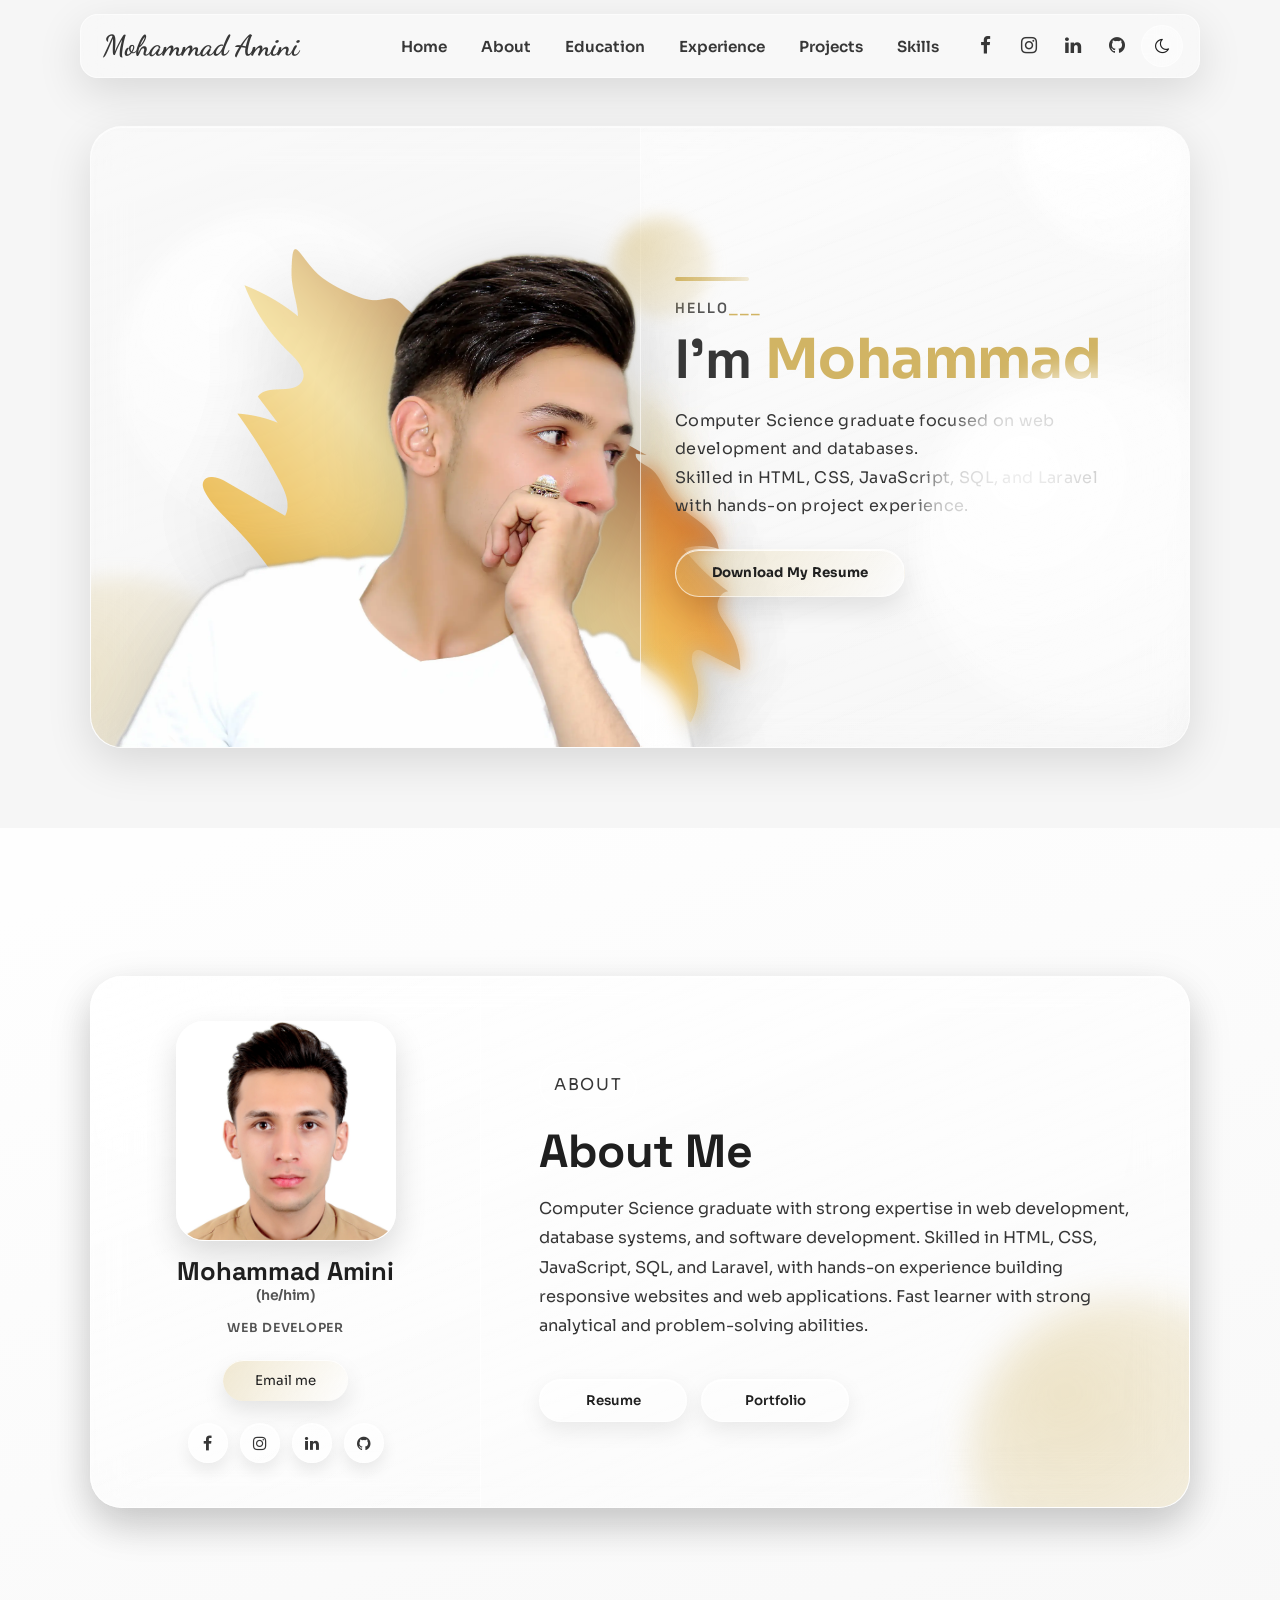
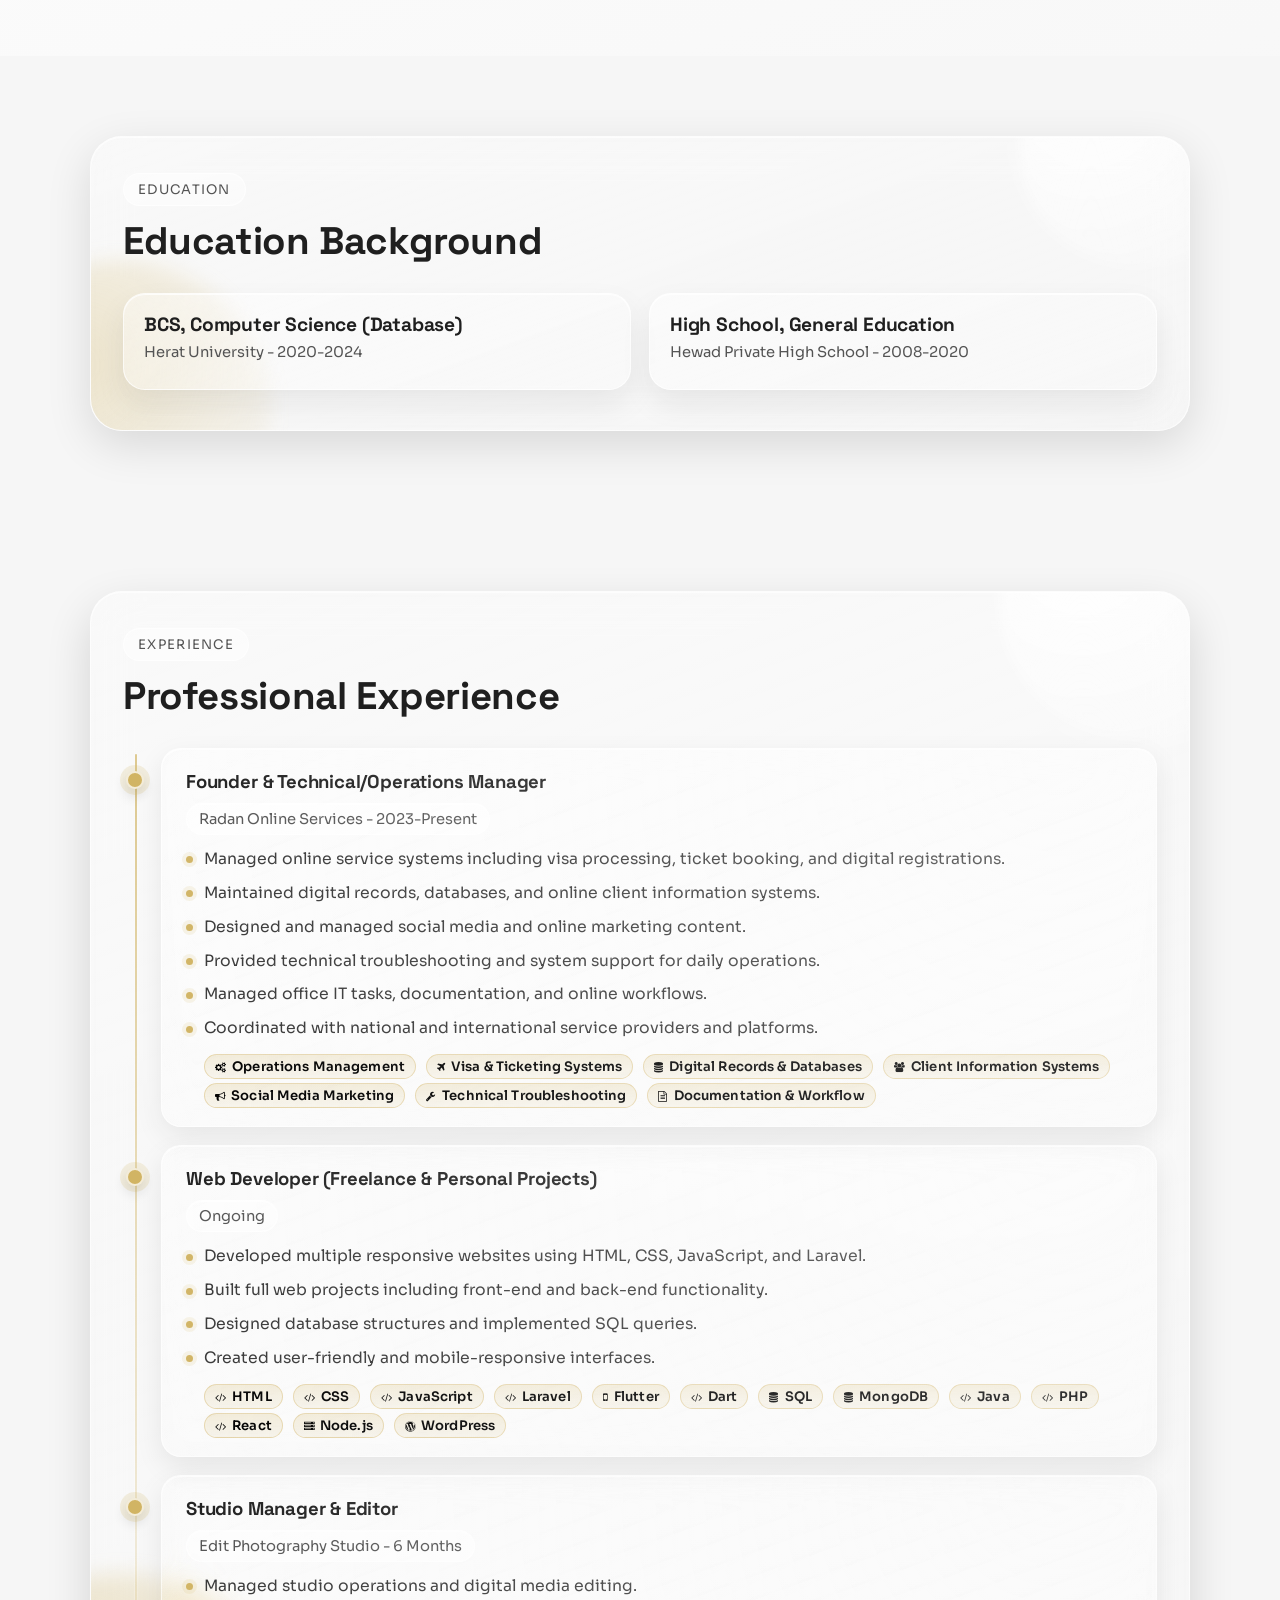
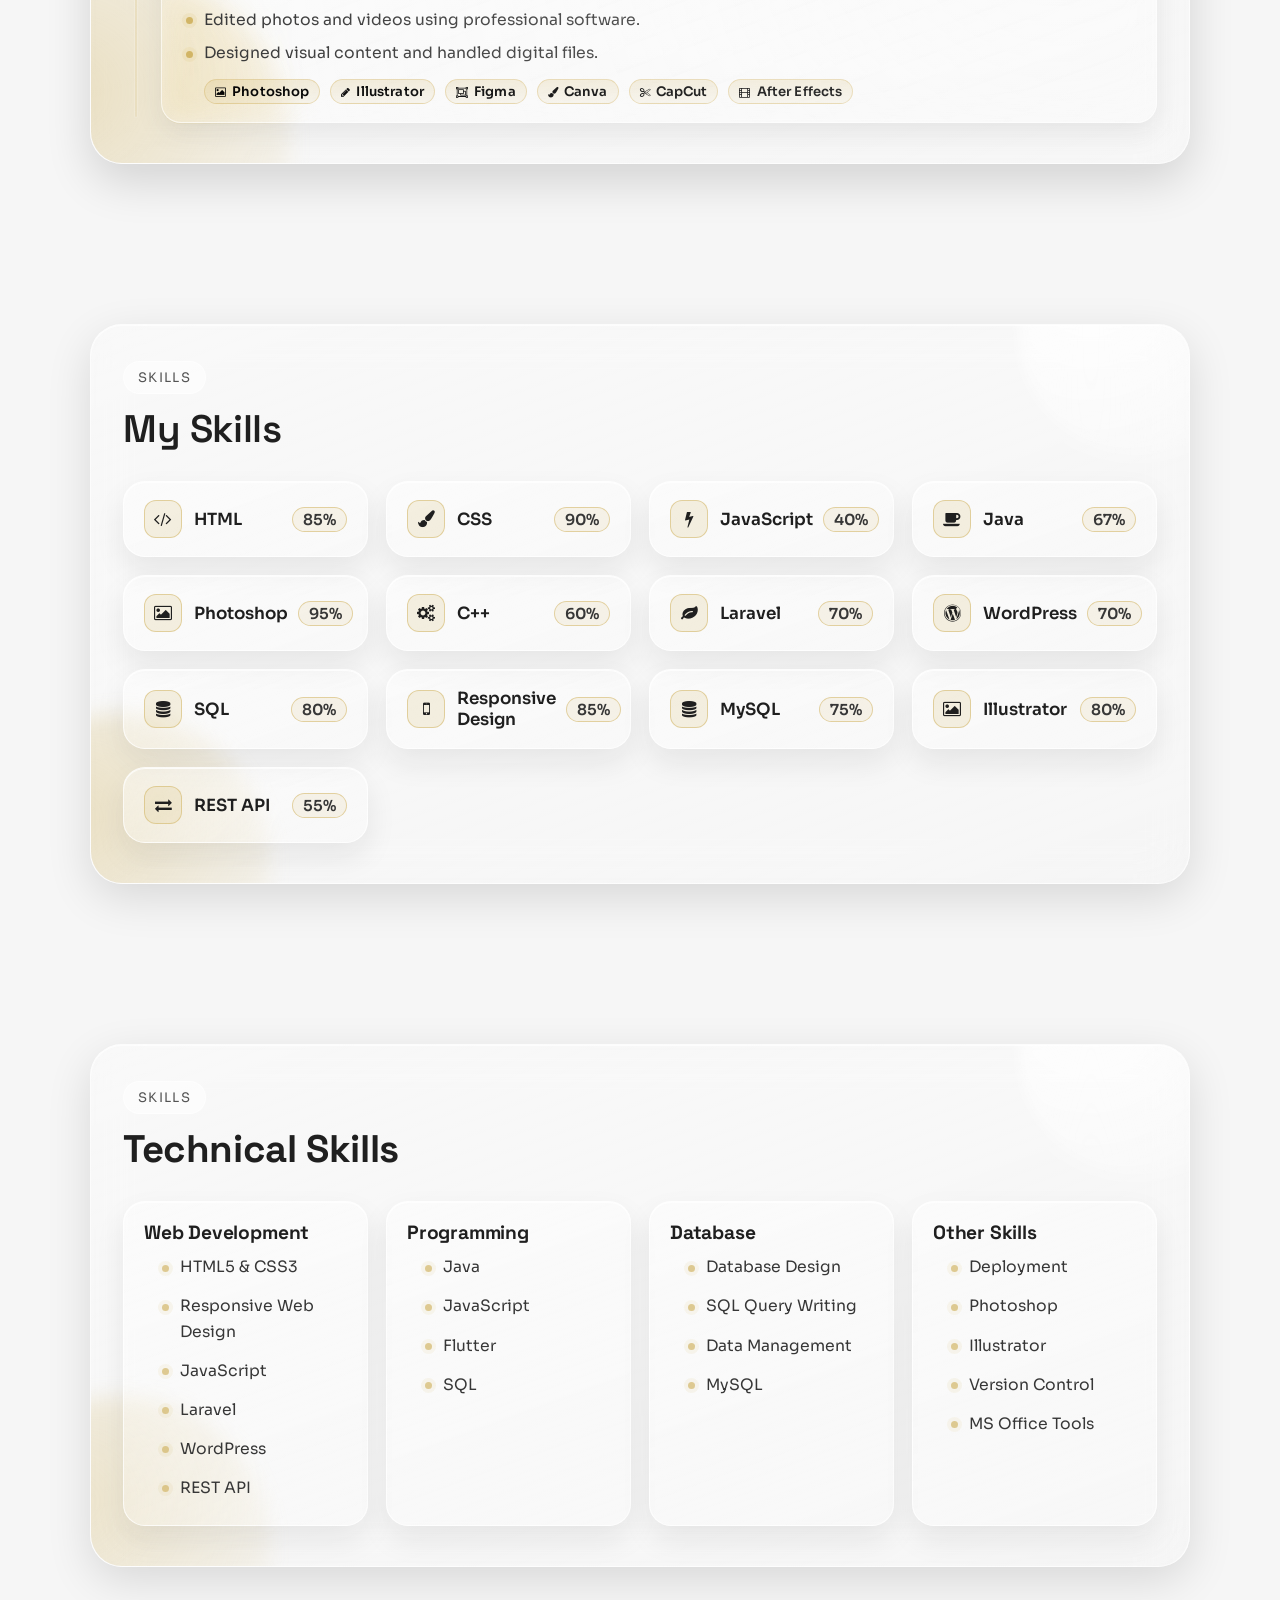
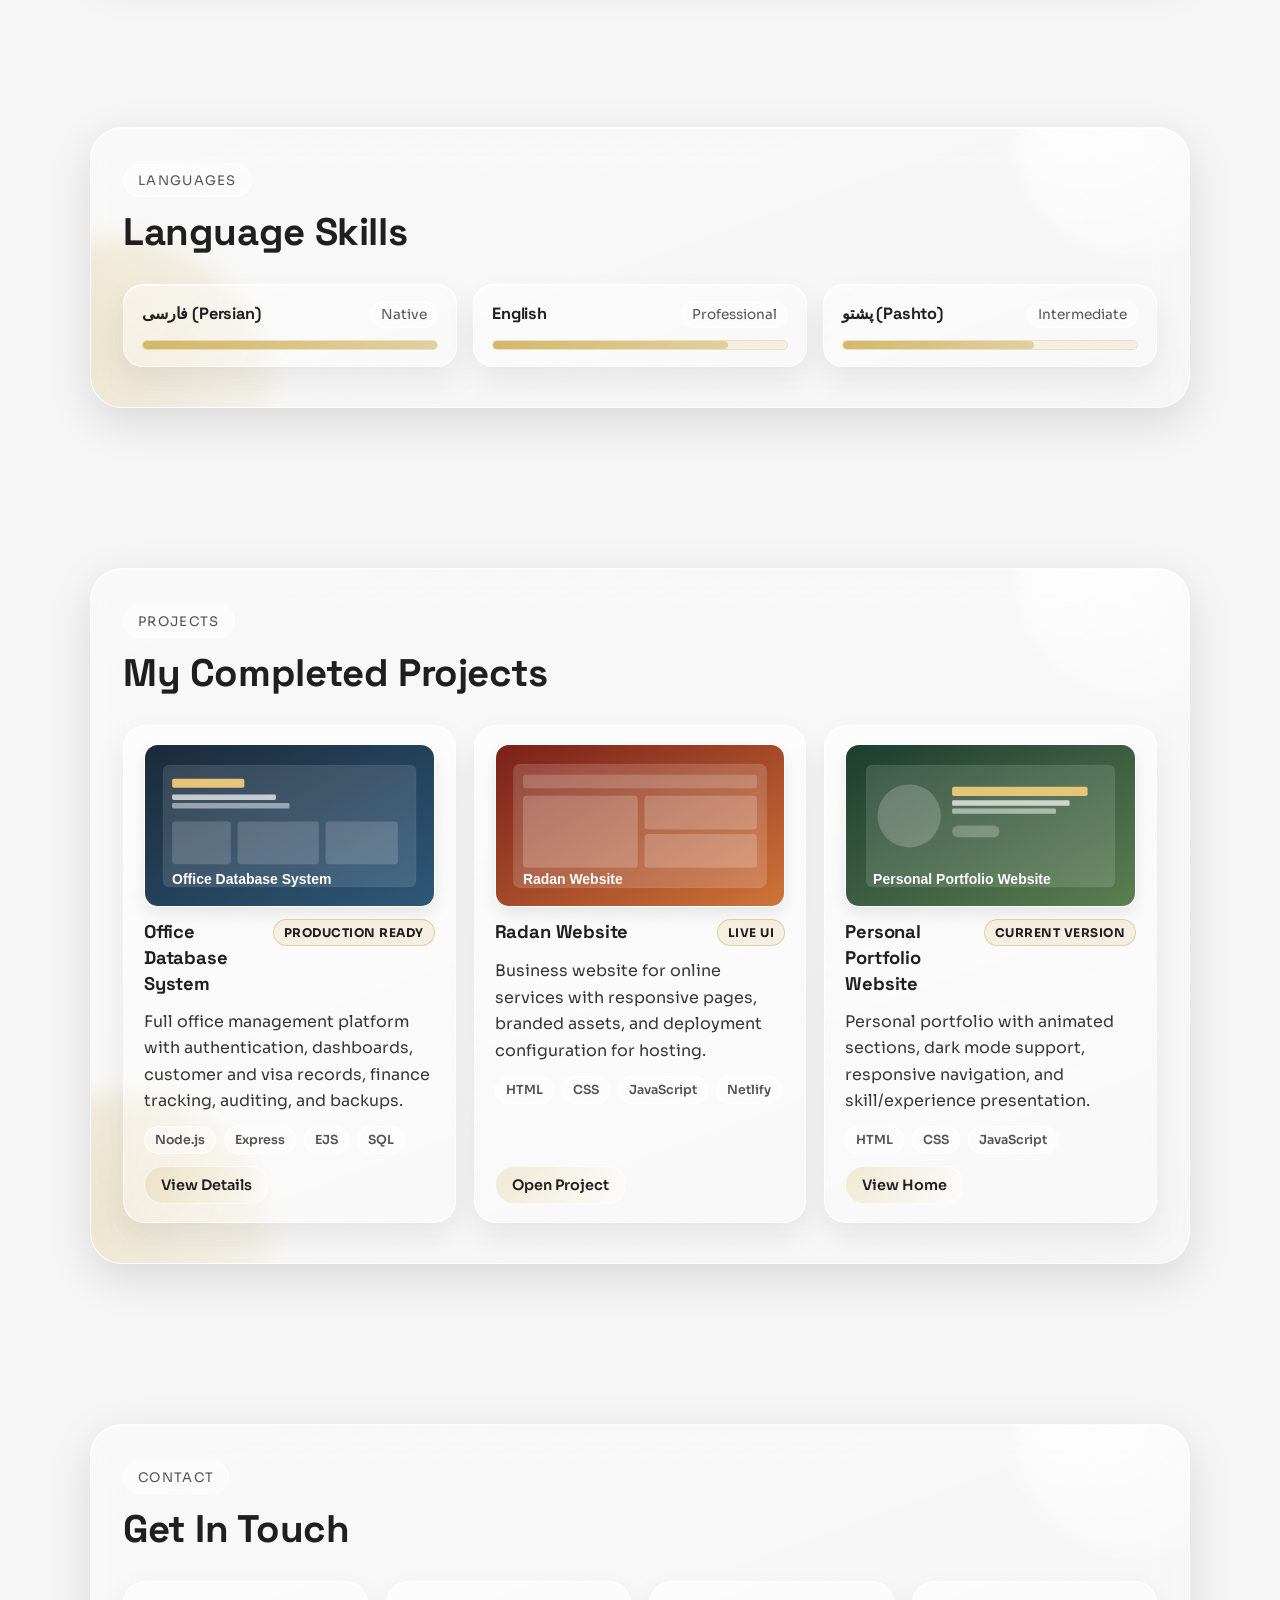
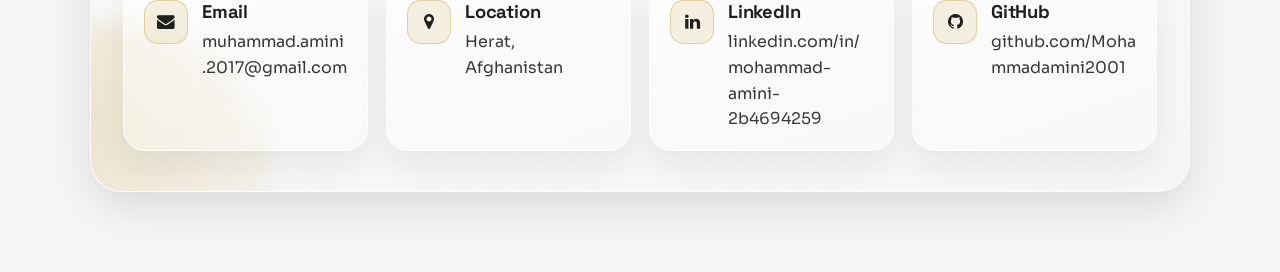
<file: index.html>
<!DOCTYPE html>
<html lang="en">
<head>
    <meta charset="UTF-8">
    <meta http-equiv="X-UA-Compatible" content="IE=edge">
    <meta name="viewport" content="width=device-width, initial-scale=1.0">
    <title>Mohammad Amini</title>
    <link rel="stylesheet" href="https://cdnjs.cloudflare.com/ajax/libs/font-awesome/4.7.0/css/font-awesome.min.css">
    <link rel="stylesheet" href="style.css">
    <script src="theme.js" defer></script>
</head>
<body>
    <nav class="menu">
        <a href="#" id="my_name">Mohammad Amini</a>
        <button class="menu-toggle" id="menu-toggle" aria-label="Toggle navigation" aria-expanded="false" aria-controls="menu-panel">
            <i class="fa fa-bars"></i>
        </button>
        <div class="menu-panel" id="menu-panel">
            <ul class="menu-links">
                <li><a href="#">Home</a></li>
                <li><a href="#about">About</a></li>
                <li><a href="#education">Education</a></li>
                <li><a href="#experience">Experience</a></li>
                <li><a href="#projects">Projects</a></li>
                <li><a href="#skills">Skills</a></li>
            </ul>
            <ul class="menu-actions">
                <li><a href="https://www.facebook.com/profile.php?id=100030081051532&mibextid=ZbWKwL" target="_blank" rel="noopener" aria-label="Facebook"><i class="fa fa-facebook"></i></a></li>
                <li><a href="https://instagram.com/mohammad_amini_11?igshid=ZDdkNTZiNTM=" target="_blank" rel="noopener" aria-label="Instagram"><i class="fa fa-instagram"></i></a></li>
                <li><a href="https://www.linkedin.com/in/mohammad-amini-2b4694259" target="_blank" rel="noopener" aria-label="LinkedIn"><i class="fa fa-linkedin"></i></a></li>
                <li><a href="https://github.com/Mohammadamini2001" target="_blank" rel="noopener" aria-label="GitHub"><i class="fa fa-github"></i></a></li>
                <li><button class="theme-toggle" id="theme-toggle" aria-label="Toggle dark mode" title="Toggle theme"><i class="fa fa-moon-o"></i></button></li>
            </ul>
        </div>
    </nav>
    <section class="home" id="home">
        <div class="home__left">
            <div class="home__media">
                <img src="images/back.png" class="back">
                <img src="images/me.webp" class="me">
            </div>
            <div class="home__right">
                <p class="hello">Hello<span>___</span></p>
                <p class="name__dis">I'm <span>Mohammad</span></p>
                <p class="about__dis">Computer Science graduate focused on web development and databases. <br>
                Skilled in HTML, CSS, JavaScript, SQL, and Laravel with hands-on project experience.</p>
                <button><a href="images/My updated CV.jpg" download>Download My Resume</a></button>
                <div class="circle"></div>
                <div class="small__circle"></div>
            </div>
        </div>
    </section>

    <section class="about" id="about">
        <div class="about__card">
            <div class="about__ambient about__ambient--one"></div>
            <div class="about__ambient about__ambient--two"></div>
            <div class="about__left">
                <img src="images/Mohammad Photo.jpg" alt="profile" class="profile-img">
                <h3 class="profile-name">Mohammad Amini<br><span class="pronoun">(he/him)</span></h3>
                <p class="profile-role">Web Developer</p>
                <button class="btn btn-primary email-btn"><a href="mailto:muhammad.amini.2017@gmail.com">Email me</a></button>
                <div class="socials">
                    <a href="https://www.facebook.com/profile.php?id=100030081051532&mibextid=ZbWKwL" target="_blank" rel="noopener" aria-label="facebook" class="social"><i class="fa fa-facebook"></i></a>
                    <a href="https://instagram.com/mohammad_amini_11?igshid=ZDdkNTZiNTM=" target="_blank" rel="noopener" aria-label="instagram" class="social"><i class="fa fa-instagram"></i></a>
                    <a href="https://www.linkedin.com/in/mohammad-amini-2b4694259" target="_blank" rel="noopener" aria-label="linkedin" class="social"><i class="fa fa-linkedin"></i></a>
                    <a href="https://github.com/Mohammadamini2001" target="_blank" rel="noopener" aria-label="github" class="social"><i class="fa fa-github"></i></a>
                </div>
            </div>
            <div class="about__right">
                <p class="about__tag">About</p>
                <h2>About Me</h2>
                <p>Computer Science graduate with strong expertise in web development, database systems, and software development. Skilled in HTML, CSS, JavaScript, SQL, and Laravel, with hands-on experience building responsive websites and web applications. Fast learner with strong analytical and problem-solving abilities.</p>
                <div class="about-actions">
                    <button class="btn btn-outline"><a href="images/My updated CV.jpg" download>Resume</a></button>
                    <button class="btn btn-outline"><a href="#">Portfolio</a></button>
                </div>
            </div>
        </div>
    </section>

    <section class="resume-section education" id="education">
        <div class="resume-glass">
            <header class="resume-header">
                <p class="resume-tag">Education</p>
                <h2>Education Background</h2>
            </header>
            <div class="resume-list">
                <article class="resume-item">
                    <div class="resume-item__top">
                        <h3>BCS, Computer Science (Database)</h3>
                        <span class="resume-meta">Herat University - 2020-2024</span>
                    </div>
                </article>
                <article class="resume-item">
                    <div class="resume-item__top">
                        <h3>High School, General Education</h3>
                        <span class="resume-meta">Hewad Private High School - 2008-2020</span>
                    </div>
                </article>
            </div>
        </div>
    </section>

    <section class="resume-section experience" id="experience">
        <div class="resume-glass">
            <header class="resume-header">
                <p class="resume-tag">Experience</p>
                <h2>Professional Experience</h2>
            </header>
            <div class="resume-list">
                <article class="resume-item">
                    <div class="resume-item__top">
                        <h3>Founder & Technical/Operations Manager</h3>
                        <span class="resume-meta">Radan Online Services - 2023-Present</span>
                    </div>
                    <ul>
                        <li>Managed online service systems including visa processing, ticket booking, and digital registrations.</li>
                        <li>Maintained digital records, databases, and online client information systems.</li>
                        <li>Designed and managed social media and online marketing content.</li>
                        <li>Provided technical troubleshooting and system support for daily operations.</li>
                        <li>Managed office IT tasks, documentation, and online workflows.</li>
                        <li>Coordinated with national and international service providers and platforms.</li>
                    </ul>
                    <div class="experience-tools">
                        <span class="tool-tag"><i class="fa fa-cogs tool-tag__icon" aria-hidden="true"></i>Operations Management</span>
                        <span class="tool-tag"><i class="fa fa-plane tool-tag__icon" aria-hidden="true"></i>Visa & Ticketing Systems</span>
                        <span class="tool-tag"><i class="fa fa-database tool-tag__icon" aria-hidden="true"></i>Digital Records & Databases</span>
                        <span class="tool-tag"><i class="fa fa-users tool-tag__icon" aria-hidden="true"></i>Client Information Systems</span>
                        <span class="tool-tag"><i class="fa fa-bullhorn tool-tag__icon" aria-hidden="true"></i>Social Media Marketing</span>
                        <span class="tool-tag"><i class="fa fa-wrench tool-tag__icon" aria-hidden="true"></i>Technical Troubleshooting</span>
                        <span class="tool-tag"><i class="fa fa-file-text-o tool-tag__icon" aria-hidden="true"></i>Documentation & Workflow</span>
                    </div>
                </article>
                <article class="resume-item">
                    <div class="resume-item__top">
                        <h3>Web Developer (Freelance & Personal Projects)</h3>
                        <span class="resume-meta">Ongoing</span>
                    </div>
                    <ul>
                        <li>Developed multiple responsive websites using HTML, CSS, JavaScript, and Laravel.</li>
                        <li>Built full web projects including front-end and back-end functionality.</li>
                        <li>Designed database structures and implemented SQL queries.</li>
                        <li>Created user-friendly and mobile-responsive interfaces.</li>
                    </ul>
                    <div class="experience-tools">
                        <span class="tool-tag"><i class="fa fa-code tool-tag__icon" aria-hidden="true"></i>HTML</span>
                        <span class="tool-tag"><i class="fa fa-code tool-tag__icon" aria-hidden="true"></i>CSS</span>
                        <span class="tool-tag"><i class="fa fa-code tool-tag__icon" aria-hidden="true"></i>JavaScript</span>
                        <span class="tool-tag"><i class="fa fa-code tool-tag__icon" aria-hidden="true"></i>Laravel</span>
                        <span class="tool-tag"><i class="fa fa-mobile tool-tag__icon" aria-hidden="true"></i>Flutter</span>
                        <span class="tool-tag"><i class="fa fa-code tool-tag__icon" aria-hidden="true"></i>Dart</span>
                        <span class="tool-tag"><i class="fa fa-database tool-tag__icon" aria-hidden="true"></i>SQL</span>
                        <span class="tool-tag"><i class="fa fa-database tool-tag__icon" aria-hidden="true"></i>MongoDB</span>
                        <span class="tool-tag"><i class="fa fa-code tool-tag__icon" aria-hidden="true"></i>Java</span>
                        <span class="tool-tag"><i class="fa fa-code tool-tag__icon" aria-hidden="true"></i>PHP</span>
                        <span class="tool-tag"><i class="fa fa-code tool-tag__icon" aria-hidden="true"></i>React</span>
                        <span class="tool-tag"><i class="fa fa-server tool-tag__icon" aria-hidden="true"></i>Node.js</span>
                        <span class="tool-tag"><i class="fa fa-wordpress tool-tag__icon" aria-hidden="true"></i>WordPress</span>
                    </div>
                </article>
                <article class="resume-item">
                    <div class="resume-item__top">
                        <h3>Studio Manager & Editor</h3>
                        <span class="resume-meta">Edit Photography Studio - 6 Months</span>
                    </div>
                    <ul>
                        <li>Managed studio operations and digital media editing.</li>
                        <li>Edited photos and videos using professional software.</li>
                        <li>Designed visual content and handled digital files.</li>
                    </ul>
                    <div class="experience-tools">
                        <span class="tool-tag"><i class="fa fa-picture-o tool-tag__icon" aria-hidden="true"></i>Photoshop</span>
                        <span class="tool-tag"><i class="fa fa-pencil tool-tag__icon" aria-hidden="true"></i>Illustrator</span>
                        <span class="tool-tag"><i class="fa fa-object-group tool-tag__icon" aria-hidden="true"></i>Figma</span>
                        <span class="tool-tag"><i class="fa fa-paint-brush tool-tag__icon" aria-hidden="true"></i>Canva</span>
                        <span class="tool-tag"><i class="fa fa-scissors tool-tag__icon" aria-hidden="true"></i>CapCut</span>
                        <span class="tool-tag"><i class="fa fa-film tool-tag__icon" aria-hidden="true"></i>After Effects</span>
                    </div>
                </article>
            </div>
        </div>
    </section>

    

    <section class="skills" id="skills">
        <div class="skills__glass">
            <header class="header">
                <p class="skills-tag">Skills</p>
                <h2>My Skills</h2>
            </header>
            <div class="container">
                <div class="first__circle">
                    <div class="circle__itmes child1"></div>
                    <div class="inner__circles">
                        <div class="skill-tile">
                            <span class="skill-icon"><i class="fa fa-code"></i></span>
                            <div class="skill-info">
                                <span class="skill-title">HTML</span>
                                <span class="skill-percent">85%</span>
                            </div>
                        </div>
                    </div>
                </div>
                <div class="first__circle">
                    <div class="circle__itmes child2"></div>
                    <div class="inner__circles">
                        <div class="skill-tile">
                            <span class="skill-icon"><i class="fa fa-paint-brush"></i></span>
                            <div class="skill-info">
                                <span class="skill-title">CSS</span>
                                <span class="skill-percent">90%</span>
                            </div>
                        </div>
                    </div>
                </div>
                <div class="first__circle">
                    <div class="circle__itmes child3"></div>
                    <div class="inner__circles">
                        <div class="skill-tile">
                            <span class="skill-icon"><i class="fa fa-bolt"></i></span>
                            <div class="skill-info">
                                <span class="skill-title">JavaScript</span>
                                <span class="skill-percent">40%</span>
                            </div>
                        </div>
                    </div>
                </div>
                <div class="first__circle">
                    <div class="circle__itmes child4"></div>
                    <div class="inner__circles">
                        <div class="skill-tile">
                            <span class="skill-icon"><i class="fa fa-coffee"></i></span>
                            <div class="skill-info">
                                <span class="skill-title">Java</span>
                                <span class="skill-percent">67%</span>
                            </div>
                        </div>
                    </div>
                </div>
                <div class="first__circle">
                    <div class="circle__itmes child5"></div>
                    <div class="inner__circles">
                        <div class="skill-tile">
                            <span class="skill-icon"><i class="fa fa-picture-o"></i></span>
                            <div class="skill-info">
                                <span class="skill-title">Photoshop</span>
                                <span class="skill-percent">95%</span>
                            </div>
                        </div>
                    </div>
                </div>
                <div class="first__circle">
                    <div class="circle__itmes child6"></div>
                    <div class="inner__circles">
                        <div class="skill-tile">
                            <span class="skill-icon"><i class="fa fa-cogs"></i></span>
                            <div class="skill-info">
                                <span class="skill-title">C++</span>
                                <span class="skill-percent">60%</span>
                            </div>
                        </div>
                    </div>
                </div>
                <div class="first__circle">
                    <div class="circle__itmes child1"></div>
                    <div class="inner__circles">
                        <div class="skill-tile">
                            <span class="skill-icon"><i class="fa fa-leaf"></i></span>
                            <div class="skill-info">
                                <span class="skill-title">Laravel</span>
                                <span class="skill-percent">70%</span>
                            </div>
                        </div>
                    </div>
                </div>
                <div class="first__circle">
                    <div class="circle__itmes child2"></div>
                    <div class="inner__circles">
                        <div class="skill-tile">
                            <span class="skill-icon"><i class="fa fa-wordpress"></i></span>
                            <div class="skill-info">
                                <span class="skill-title">WordPress</span>
                                <span class="skill-percent">70%</span>
                            </div>
                        </div>
                    </div>
                </div>
                <div class="first__circle">
                    <div class="circle__itmes child3"></div>
                    <div class="inner__circles">
                        <div class="skill-tile">
                            <span class="skill-icon"><i class="fa fa-database"></i></span>
                            <div class="skill-info">
                                <span class="skill-title">SQL</span>
                                <span class="skill-percent">80%</span>
                            </div>
                        </div>
                    </div>
                </div>
                <div class="first__circle">
                    <div class="circle__itmes child4"></div>
                    <div class="inner__circles">
                        <div class="skill-tile">
                            <span class="skill-icon"><i class="fa fa-mobile"></i></span>
                            <div class="skill-info">
                                <span class="skill-title">Responsive Design</span>
                                <span class="skill-percent">85%</span>
                            </div>
                        </div>
                    </div>
                </div>
                <div class="first__circle">
                    <div class="circle__itmes child5"></div>
                    <div class="inner__circles">
                        <div class="skill-tile">
                            <span class="skill-icon"><i class="fa fa-database"></i></span>
                            <div class="skill-info">
                                <span class="skill-title">MySQL</span>
                                <span class="skill-percent">75%</span>
                            </div>
                        </div>
                    </div>
                </div>
                  <div class="first__circle">
                    <div class="circle__itmes child5"></div>
                    <div class="inner__circles">
                        <div class="skill-tile">
                            <span class="skill-icon"><i class="fa fa-picture-o"></i></span>
                            <div class="skill-info">
                                <span class="skill-title">Illustrator</span>
                                <span class="skill-percent">80%</span>
                            </div>
                        </div>
                    </div>
                </div>
                <div class="first__circle">
                    <div class="circle__itmes child6"></div>
                    <div class="inner__circles">
                        <div class="skill-tile">
                            <span class="skill-icon"><i class="fa fa-exchange"></i></span>
                            <div class="skill-info">
                                <span class="skill-title">REST API</span>
                                <span class="skill-percent">55%</span>
                            </div>
                        </div>
                    </div>
                </div>
            </div>
        </div>
    </section>

    <section class="resume-section tech" id="technical-skills">
        <div class="resume-glass">
            <header class="resume-header">
                <p class="resume-tag">Skills</p>
                <h2>Technical Skills</h2>
            </header>
            <div class="resume-list">
                <article class="resume-item tech-card tech-card--gold">
                    <div class="resume-item__top">
                        <h3>Web Development</h3>
                    </div>
                    <ul class="tech-list">
                        <li>HTML5 & CSS3</li>
                        <li>Responsive Web Design</li>
                        <li>JavaScript</li>
                        <li>Laravel</li>
                        <li>WordPress</li>
                        <li>REST API</li>
                    </ul>
                </article>
                <article class="resume-item tech-card tech-card--teal">
                    <div class="resume-item__top">
                        <h3>Programming</h3>
                    </div>
                    <ul class="tech-list">
                        <li>Java</li>
                        <li>JavaScript</li>
                        <li>Flutter</li>
                        <li>SQL</li>
                    </ul>
                </article>
                <article class="resume-item tech-card tech-card--blue">
                    <div class="resume-item__top">
                        <h3>Database</h3>
                    </div>
                    <ul class="tech-list">
                        <li>Database Design</li>
                        <li>SQL Query Writing</li>
                        <li>Data Management</li>
                        <li>MySQL</li>
                    </ul>
                </article>
                <article class="resume-item tech-card tech-card--rose">
                    <div class="resume-item__top">
                        <h3>Other Skills</h3>
                    </div>
                    <ul class="tech-list">
                        <li>Deployment</li>
                        <li>Photoshop</li>
                        <li>Illustrator</li>
                        <li>Version Control</li>
                        <li>MS Office Tools</li>
                    </ul>
                </article>
            </div>
        </div>
    </section>

    <section class="resume-section language-skills" id="language-skills">
        <div class="resume-glass">
            <header class="resume-header">
                <p class="resume-tag">Languages</p>
                <h2>Language Skills</h2>
            </header>
            <div class="language-grid">
                <article class="language-item">
                    <div class="language-item__top">
                        <h3>فارسی (Persian)</h3>
                        <span>Native</span>
                    </div>
                    <div class="language-meter"><span style="width: 100%"></span></div>
                </article>
                <article class="language-item">
                    <div class="language-item__top">
                        <h3>English</h3>
                        <span>Professional</span>
                    </div>
                    <div class="language-meter"><span style="width: 80%"></span></div>
                </article>
                <article class="language-item">
                    <div class="language-item__top">
                        <h3>پشتو (Pashto)</h3>
                        <span>Intermediate</span>
                    </div>
                    <div class="language-meter"><span style="width: 65%"></span></div>
                </article>
            </div>
        </div>
    </section>

    <section class="resume-section projects" id="projects">
        <div class="resume-glass">
            <header class="resume-header">
                <p class="resume-tag">Projects</p>
                <h2>My Completed Projects</h2>
            </header>
            <div class="project-grid">
                <article class="project-card">
                    <img class="project-cover" src="images/project-covers/office-database.svg" alt="Office Database System cover">
                    <div class="project-head">
                        <h3>Office Database System</h3>
                        <span class="project-status">Production Ready</span>
                    </div>
                    <p>Full office management platform with authentication, dashboards, customer and visa records, finance tracking, auditing, and backups.</p>
                    <div class="project-tags">
                        <span>Node.js</span>
                        <span>Express</span>
                        <span>EJS</span>
                        <span>SQL</span>
                    </div>
                    <div class="project-actions">
                        <a href="office-database-details.html" target="_blank" rel="noopener">View Details</a>
                    </div>
                </article>

                <article class="project-card">
                    <img class="project-cover" src="images/project-covers/radan-website.svg" alt="Radan Website cover">
                    <div class="project-head">
                        <h3>Radan Website</h3>
                        <span class="project-status">Live UI</span>
                    </div>
                    <p>Business website for online services with responsive pages, branded assets, and deployment configuration for hosting.</p>
                    <div class="project-tags">
                        <span>HTML</span>
                        <span>CSS</span>
                        <span>JavaScript</span>
                        <span>Netlify</span>
                    </div>
                    <div class="project-actions">
                        <a href="https://radan-website.vercel.app/" target="_blank" rel="noopener">Open Project</a>
                    </div>
                </article>

                <article class="project-card">
                    <img class="project-cover" src="images/project-covers/portfolio-site.svg" alt="Personal Portfolio Website cover">
                    <div class="project-head">
                        <h3>Personal Portfolio Website</h3>
                        <span class="project-status">Current Version</span>
                    </div>
                    <p>Personal portfolio with animated sections, dark mode support, responsive navigation, and skill/experience presentation.</p>
                    <div class="project-tags">
                        <span>HTML</span>
                        <span>CSS</span>
                        <span>JavaScript</span>
                    </div>
                    <div class="project-actions">
                        <a href="#home">View Home</a>
                    </div>
                </article>

            </div>
        </div>
    </section>

    <section class="resume-section contact" id="contact">
        <div class="resume-glass">
            <header class="resume-header">
                <p class="resume-tag">Contact</p>
                <h2>Get In Touch</h2>
            </header>
            <div class="contact-grid">
                <div class="contact-item">
                    <span class="contact-icon"><i class="fa fa-envelope"></i></span>
                    <div class="contact-body">
                        <h3>Email</h3>
                        <p><a href="mailto:muhammad.amini.2017@gmail.com">muhammad.amini.2017@gmail.com</a></p>
                    </div>
                </div>
                <div class="contact-item">
                    <span class="contact-icon"><i class="fa fa-map-marker"></i></span>
                    <div class="contact-body">
                        <h3>Location</h3>
                        <p>Herat, Afghanistan</p>
                    </div>
                </div>
                <div class="contact-item">
                    <span class="contact-icon"><i class="fa fa-linkedin"></i></span>
                    <div class="contact-body">
                        <h3>LinkedIn</h3>
                        <p><a href="https://www.linkedin.com/in/mohammad-amini-2b4694259" target="_blank" rel="noopener">linkedin.com/in/mohammad-amini-2b4694259</a></p>
                    </div>
                </div>
                <div class="contact-item">
                    <span class="contact-icon"><i class="fa fa-github"></i></span>
                    <div class="contact-body">
                        <h3>GitHub</h3>
                        <p><a href="https://github.com/Mohammadamini2001" target="_blank" rel="noopener">github.com/Mohammadamini2001</a></p>
                    </div>
                </div>
            </div>
        </div>
    </section>

</body>
</html>
</file>
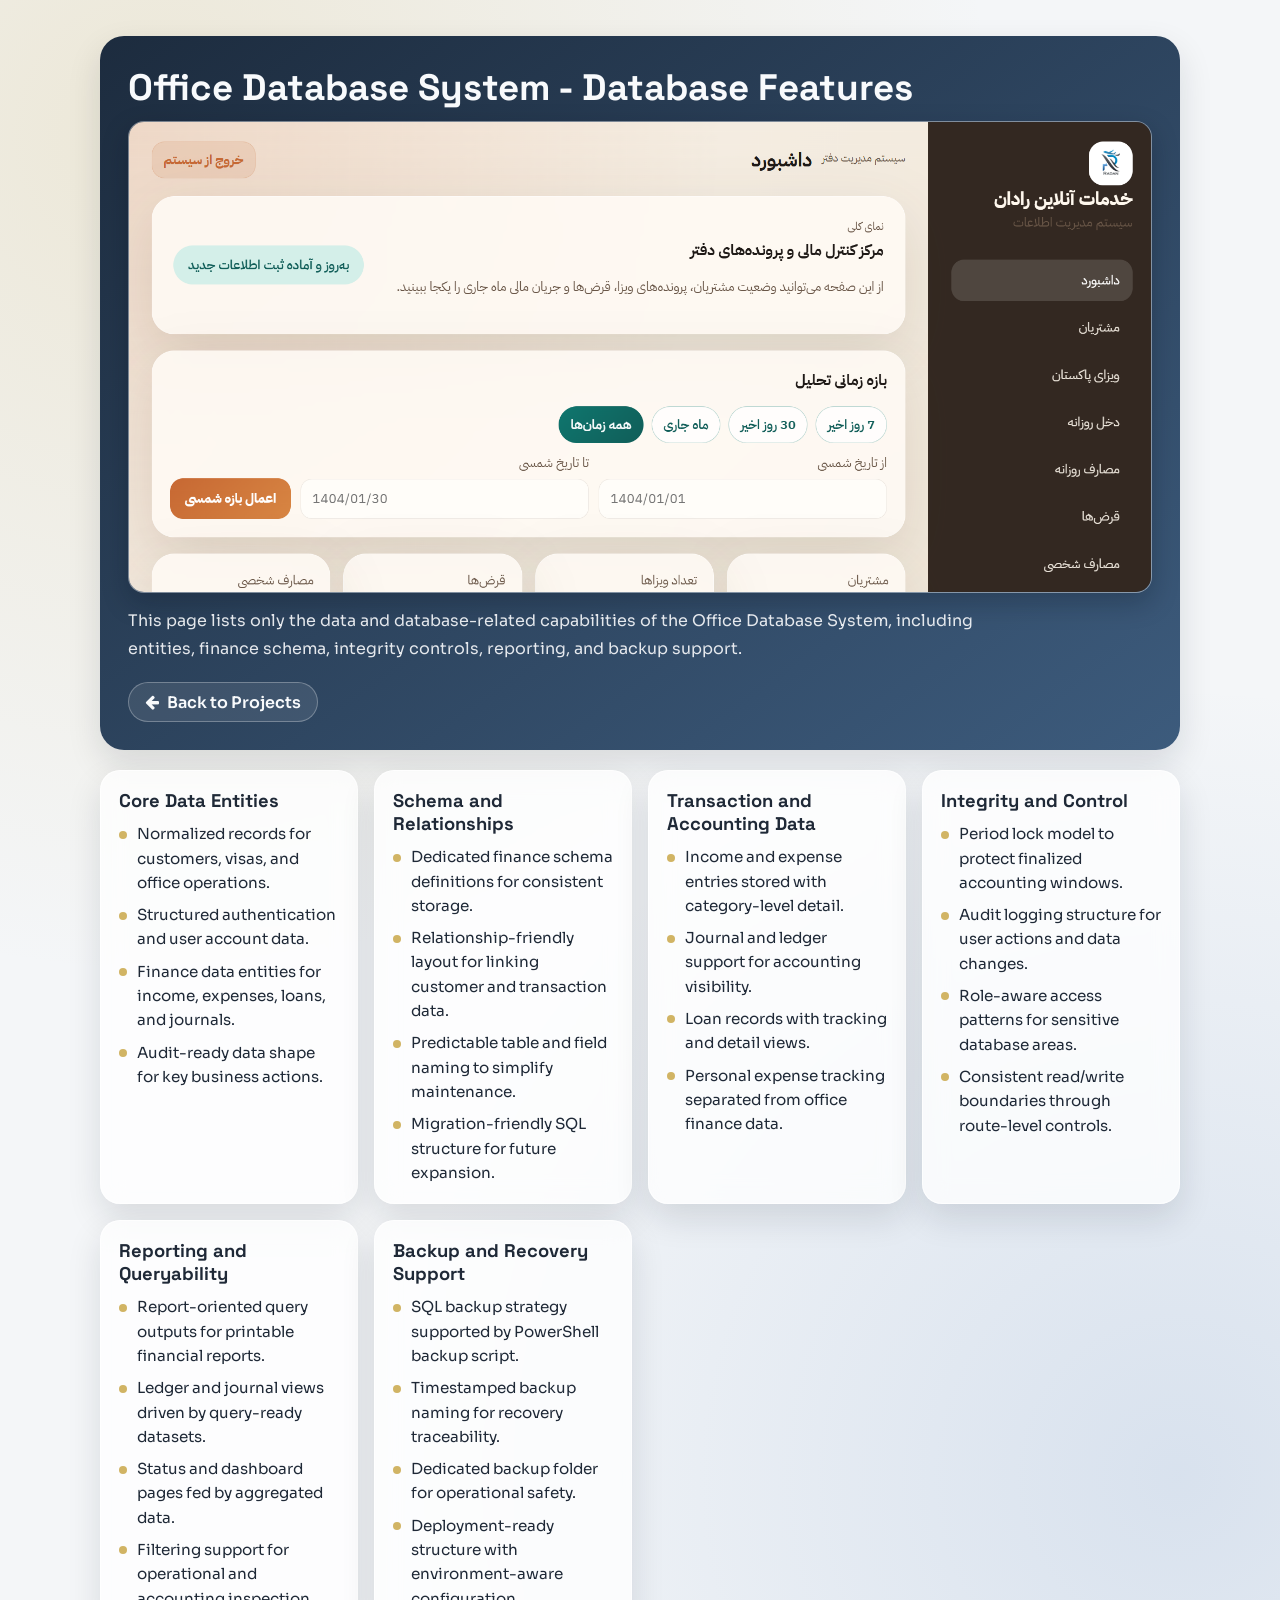
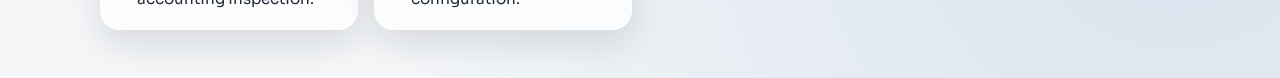
<file: office-database-details.html>
<!DOCTYPE html>
<html lang="en">
<head>
    <meta charset="UTF-8">
    <meta http-equiv="X-UA-Compatible" content="IE=edge">
    <meta name="viewport" content="width=device-width, initial-scale=1.0">
    <title>Office Database Features</title>
    <link rel="stylesheet" href="https://cdnjs.cloudflare.com/ajax/libs/font-awesome/4.7.0/css/font-awesome.min.css">
    <style>
        @import url('https://fonts.googleapis.com/css2?family=Space+Grotesk:wght@400;600;700&family=Sora:wght@300;400;500;600&display=swap');

        :root {
            --bg: #f4f6f8;
            --surface: rgba(255, 255, 255, 0.76);
            --border: rgba(255, 255, 255, 0.72);
            --text: #1f2937;
            --text-soft: #5d6778;
            --accent: #d1b464;
            --shadow: 0 14px 34px rgba(16, 24, 40, 0.12);
        }

        * {
            box-sizing: border-box;
            margin: 0;
            padding: 0;
        }

        body {
            font-family: "Sora", "Segoe UI", Arial, sans-serif;
            background:
                radial-gradient(circle at 12% 8%, rgba(209, 180, 100, 0.22), transparent 44%),
                radial-gradient(circle at 92% 88%, rgba(72, 120, 185, 0.16), transparent 42%),
                var(--bg);
            color: var(--text);
            min-height: 100vh;
            padding: 36px 20px 48px;
        }

        .container {
            width: min(1080px, 96%);
            margin: 0 auto;
        }

        .hero {
            background: linear-gradient(145deg, rgba(20, 36, 56, 0.96), rgba(45, 78, 114, 0.92));
            color: #f8fafc;
            border-radius: 24px;
            padding: 28px;
            box-shadow: var(--shadow);
            margin-bottom: 20px;
        }

        .hero h1 {
            font-family: "Space Grotesk", "Sora", sans-serif;
            font-size: clamp(1.7rem, 3vw, 2.3rem);
            margin-bottom: 10px;
        }

        .project-preview {
            margin: 10px 0 14px;
            border-radius: 16px;
            overflow: hidden;
            border: 1px solid rgba(255, 255, 255, 0.35);
            box-shadow: 0 10px 26px rgba(9, 16, 28, 0.25);
            background: rgba(255, 255, 255, 0.08);
        }

        .project-preview img {
            width: 100%;
            height: auto;
            display: block;
        }

        .hero p {
            color: rgba(248, 250, 252, 0.9);
            line-height: 1.8;
            max-width: 72ch;
        }

        .actions {
            margin-top: 18px;
            display: flex;
            flex-wrap: wrap;
            gap: 10px;
        }

        .actions a {
            display: inline-flex;
            align-items: center;
            justify-content: center;
            gap: 8px;
            height: 40px;
            padding: 0 16px;
            border-radius: 999px;
            border: 1px solid rgba(255, 255, 255, 0.28);
            text-decoration: none;
            color: #f8fafc;
            background: rgba(255, 255, 255, 0.09);
            font-weight: 600;
        }

        .actions a:hover {
            background: rgba(255, 255, 255, 0.16);
        }

        .grid {
            display: grid;
            grid-template-columns: repeat(auto-fit, minmax(250px, 1fr));
            gap: 16px;
        }

        .card {
            background: var(--surface);
            border: 1px solid var(--border);
            border-radius: 20px;
            padding: 18px;
            box-shadow: var(--shadow);
            backdrop-filter: blur(12px);
            -webkit-backdrop-filter: blur(12px);
        }

        .card h2 {
            font-family: "Space Grotesk", "Sora", sans-serif;
            font-size: 1.15rem;
            margin-bottom: 10px;
        }

        .card p {
            color: var(--text-soft);
            line-height: 1.7;
            margin-bottom: 10px;
        }

        .feature-list {
            list-style: none;
            display: grid;
            gap: 8px;
        }

        .feature-list li {
            position: relative;
            padding-left: 18px;
            line-height: 1.6;
            color: var(--text);
            font-size: 0.95rem;
        }

        .feature-list li::before {
            content: "";
            position: absolute;
            left: 0;
            top: 0.55em;
            width: 8px;
            height: 8px;
            border-radius: 50%;
            background: var(--accent);
        }

        @media (max-width: 680px) {
            body {
                padding: 20px 14px 34px;
            }

            .hero {
                padding: 22px;
            }

            .card {
                padding: 16px;
            }
        }
    </style>
</head>
<body>
    <main class="container">
        <section class="hero">
            <h1>Office Database System - Database Features</h1>
            <div class="project-preview">
                <img src="images/office-database-screenshot.png" alt="Office Database project screenshot">
            </div>
            <p>This page lists only the data and database-related capabilities of the Office Database System, including entities, finance schema, integrity controls, reporting, and backup support.</p>
            <div class="actions">
                <a href="index.html#projects"><i class="fa fa-arrow-left" aria-hidden="true"></i> Back to Projects</a>
            </div>
        </section>

        <section class="grid" aria-label="Database feature cards">
            <article class="card">
                <h2>Core Data Entities</h2>
                <ul class="feature-list">
                    <li>Normalized records for customers, visas, and office operations.</li>
                    <li>Structured authentication and user account data.</li>
                    <li>Finance data entities for income, expenses, loans, and journals.</li>
                    <li>Audit-ready data shape for key business actions.</li>
                </ul>
            </article>

            <article class="card">
                <h2>Schema and Relationships</h2>
                <ul class="feature-list">
                    <li>Dedicated finance schema definitions for consistent storage.</li>
                    <li>Relationship-friendly layout for linking customer and transaction data.</li>
                    <li>Predictable table and field naming to simplify maintenance.</li>
                    <li>Migration-friendly SQL structure for future expansion.</li>
                </ul>
            </article>

            <article class="card">
                <h2>Transaction and Accounting Data</h2>
                <ul class="feature-list">
                    <li>Income and expense entries stored with category-level detail.</li>
                    <li>Journal and ledger support for accounting visibility.</li>
                    <li>Loan records with tracking and detail views.</li>
                    <li>Personal expense tracking separated from office finance data.</li>
                </ul>
            </article>

            <article class="card">
                <h2>Integrity and Control</h2>
                <ul class="feature-list">
                    <li>Period lock model to protect finalized accounting windows.</li>
                    <li>Audit logging structure for user actions and data changes.</li>
                    <li>Role-aware access patterns for sensitive database areas.</li>
                    <li>Consistent read/write boundaries through route-level controls.</li>
                </ul>
            </article>

            <article class="card">
                <h2>Reporting and Queryability</h2>
                <ul class="feature-list">
                    <li>Report-oriented query outputs for printable financial reports.</li>
                    <li>Ledger and journal views driven by query-ready datasets.</li>
                    <li>Status and dashboard pages fed by aggregated data.</li>
                    <li>Filtering support for operational and accounting inspection.</li>
                </ul>
            </article>

            <article class="card">
                <h2>Backup and Recovery Support</h2>
                <ul class="feature-list">
                    <li>SQL backup strategy supported by PowerShell backup script.</li>
                    <li>Timestamped backup naming for recovery traceability.</li>
                    <li>Dedicated backup folder for operational safety.</li>
                    <li>Deployment-ready structure with environment-aware configuration.</li>
                </ul>
            </article>
        </section>
    </main>
</body>
</html>
</file>
<file: style.css>
@import url('https://fonts.googleapis.com/css2?family=Dancing+Script:wght@500;600;700&family=Space+Grotesk:wght@300;400;500;600;700&family=Sora:wght@300;400;500;600;700&display=swap');

:root{
    --text-main: #373737;
    --text-soft: #545454;
    --text-strong: #1f1f1f;
    --accent: #D1B464;
    --page-bg: #f6f6f6;
    --home-bg: linear-gradient(165deg, rgba(255,255,255,0.98) 0%, rgba(244,244,244,0.9) 100%);
    --about-bg: linear-gradient(160deg, rgba(255,255,255,0.94) 0%, rgba(248,248,248,0.92) 100%);
    --glass-bg: rgba(255, 255, 255, 0.32);
    --glass-soft: rgba(255,255,255,0.22);
    --glass-border: rgba(255, 255, 255, 0.62);
    --glass-shadow: 0 14px 45px rgba(10, 10, 10, 0.12);
    --btn-bg: rgba(255,255,255,0.44);
    --btn-text: #202020;
    --menu-link: #373737;
    --menu-icon: #373737;
    --mobile-menu-bg: linear-gradient(155deg, rgba(255,255,255,0.88) 0%, rgba(245,245,245,0.74) 100%);
    --card-bg: linear-gradient(160deg, rgba(255,255,255,0.42), rgba(255,255,255,0.18));
    --card-bg-strong: linear-gradient(160deg, rgba(255,255,255,0.56), rgba(255,255,255,0.24));
    --card-border: rgba(255,255,255,0.72);
    --card-shadow: 0 14px 30px rgba(20,20,20,0.08), inset 0 1px 0 rgba(255,255,255,0.75);
    --ease-smooth: cubic-bezier(0.22, 1, 0.36, 1);
    --transition-fast: 0.18s;
    --transition-base: 0.32s;
    --transition-slow: 0.45s;
}

body.dark-mode{
    --text-main: #e7e7e7;
    --text-soft: #bcbcbc;
    --text-strong: #fafafa;
    --accent: #f2cc6d;
    --page-bg: #0f1116;
    --home-bg: linear-gradient(165deg, rgba(17,20,29,0.96) 0%, rgba(13,16,24,0.92) 100%);
    --about-bg: linear-gradient(160deg, rgba(18,21,30,0.96) 0%, rgba(14,17,26,0.92) 100%);
    --glass-bg: rgba(23, 27, 38, 0.56);
    --glass-soft: rgba(24,28,40,0.48);
    --glass-border: rgba(255,255,255,0.16);
    --glass-shadow: 0 16px 45px rgba(0, 0, 0, 0.4);
    --btn-bg: rgba(255,255,255,0.12);
    --btn-text: #ececec;
    --menu-link: #ececec;
    --menu-icon: #ececec;
    --mobile-menu-bg: linear-gradient(155deg, rgba(25,29,40,0.9) 0%, rgba(17,21,31,0.82) 100%);
    --card-bg: linear-gradient(160deg, rgba(36,43,58,0.82), rgba(23,28,40,0.72));
    --card-bg-strong: linear-gradient(160deg, rgba(40,47,64,0.9), rgba(26,31,45,0.8));
    --card-border: rgba(255,255,255,0.24);
    --card-shadow: 0 16px 34px rgba(0,0,0,0.38), inset 0 1px 0 rgba(255,255,255,0.1);
}

*{
    padding: 0;
    margin: 0;
    box-sizing: border-box;
    font-family: "Sora", "Segoe UI", "Helvetica Neue", Arial, sans-serif;
}

h1, h2, h3,
.profile-name,
.name__dis,
.hello{
    font-family: "Space Grotesk", "Sora", "Segoe UI", sans-serif;
    letter-spacing: -0.01em;
}

a{
    text-decoration: none;
    color: white;
}

p{
    color: var(--text-main);
}

html{
    scroll-behavior: smooth;
}

section[id]{
    scroll-margin-top: 96px;
}

body{
    height: 100vh;
    width: 100vw;
    overflow-x: hidden;
    position: relative;
    background: var(--page-bg);
    transition: background .25s ease, color .25s ease;
}

button,
a,
.btn,
.menu,
.menu-toggle,
.theme-toggle,
.social,
.skills .container .first__circle,
.resume-item,
.contact-item,
.home .home__left,
.about__card,
.skills .skills__glass,
.resume-glass{
    transition:
        color var(--transition-base) var(--ease-smooth),
        background-color var(--transition-base) var(--ease-smooth),
        border-color var(--transition-base) var(--ease-smooth),
        box-shadow var(--transition-base) var(--ease-smooth),
        transform var(--transition-fast) var(--ease-smooth);
}

body.theme-transitioning,
body.theme-transitioning *{
    transition:
        color var(--transition-base) var(--ease-smooth),
        background-color var(--transition-base) var(--ease-smooth),
        border-color var(--transition-base) var(--ease-smooth),
        box-shadow var(--transition-base) var(--ease-smooth),
        background var(--transition-base) var(--ease-smooth) !important;
}

.menu{
    width: min(1120px, calc(100% - 28px));
    min-height: 64px;
    display: flex;
    align-items: center;
    justify-content: space-between;
    z-index: 1000;
    position: fixed;
    top: 14px;
    left: 50%;
    transform: translateX(-50%);
    gap: 18px;
    padding: 10px 16px;
    border-radius: 18px;
    background: var(--glass-soft);
    border: 1px solid var(--glass-border);
    box-shadow: var(--glass-shadow);
    backdrop-filter: blur(22px);
    -webkit-backdrop-filter: blur(22px);
}

.menu-panel{
    display: flex;
    align-items: center;
    justify-content: flex-end;
    gap: 12px;
    flex: 1;
}

.menu-links,
.menu-actions{
    list-style: none;
    display: flex;
    align-items: center;
    margin: 0;
    padding: 0;
}

.menu-links{
    gap: 6px;
}

.menu-actions{
    gap: 4px;
}

.menu-links li,
.menu-actions li{
    margin: 0;
}

.menu-links a,
.menu-actions a{
    text-decoration: none;
    color: var(--menu-link);
    transition: color .2s ease, background .2s ease, transform .2s ease;
}

.menu-links a{
    font-size: 0.95rem;
    font-weight: 600;
    padding: 10px 14px;
    border-radius: 10px;
    display: inline-flex;
    align-items: center;
}

.menu-links a:hover{
    color: var(--accent);
    background: rgba(255,255,255,0.24);
}

.menu-actions a{
    width: 40px;
    height: 40px;
    border-radius: 10px;
    display: inline-flex;
    align-items: center;
    justify-content: center;
}

.menu-actions a i{
    font-size: 1.18rem;
    color: var(--menu-icon);
    transition: color .2s ease, transform .2s ease;
}

.menu-actions a:hover i{
    color: var(--accent);
    transform: translateY(-1px);
}

.menu-toggle{
    display: none;
    width: 42px;
    height: 42px;
    border-radius: 12px;
    border: 1px solid var(--glass-border);
    background: var(--btn-bg);
    color: var(--btn-text);
    align-items: center;
    justify-content: center;
    font-size: 1.05rem;
    cursor: pointer;
}

.theme-toggle{
    width: 42px;
    height: 42px;
    border-radius: 50%;
    border: 1px solid var(--glass-border);
    background: var(--btn-bg);
    color: var(--btn-text);
    display: inline-flex;
    align-items: center;
    justify-content: center;
    cursor: pointer;
    font-size: 1.05rem;
}

.theme-toggle:hover{
    transform: translateY(-1px);
}

#my_name{
    font-size: 1.8rem;
    font-weight: 700;
    color: var(--text-main);
    font-family: "Dancing Script", "Space Grotesk", serif;
    position: relative;
    display: block;
    white-space: nowrap;
    padding: 4px 6px;
}

#my_name::after{
    display: none;
}

@media (max-width: 900px){
    .menu{
        width: calc(100% - 20px);
        top: 10px;
        padding: 10px 12px;
        background: var(--mobile-menu-bg);
        box-shadow: 0 16px 38px rgba(0,0,0,0.16);
    }

    .menu-toggle{
        display: inline-flex;
    }

    .menu-panel{
        position: absolute;
        top: calc(100% + 10px);
        right: 0;
        left: 0;
        display: flex;
        flex-direction: column;
        align-items: stretch;
        gap: 8px;
        padding: 12px;
        border-radius: 16px;
        background: var(--mobile-menu-bg);
        border: 1px solid var(--glass-border);
        box-shadow: 0 14px 34px rgba(0,0,0,0.14);
        backdrop-filter: blur(22px);
        -webkit-backdrop-filter: blur(22px);
        max-height: 0;
        opacity: 0;
        visibility: hidden;
        overflow: hidden;
        transform: translateY(-8px) scale(0.98);
        pointer-events: none;
        transition:
            max-height var(--transition-slow) var(--ease-smooth),
            opacity var(--transition-base) var(--ease-smooth),
            transform var(--transition-base) var(--ease-smooth),
            visibility var(--transition-base) var(--ease-smooth);
    }

    .menu.menu-open .menu-panel{
        max-height: 420px;
        opacity: 1;
        visibility: visible;
        transform: translateY(0) scale(1);
        pointer-events: auto;
    }

    .menu-links,
    .menu-actions{
        width: 100%;
        flex-wrap: wrap;
        justify-content: flex-start;
    }

    .menu-links a{
        width: 100%;
        justify-content: center;
        background: rgba(255,255,255,0.14);
    }

    .menu-actions{
        justify-content: center;
        padding-top: 6px;
    }
}

@media (prefers-reduced-motion: reduce){
    *,
    *::before,
    *::after{
        animation-duration: 0.01ms !important;
        animation-iteration-count: 1 !important;
        transition-duration: 0.01ms !important;
        scroll-behavior: auto !important;
    }
}

.home{
    width: 100%;
    min-height: 92vh;
    position: relative;
    overflow: hidden;
    display: flex;
    align-items: center;
    justify-content: center;
    padding: 86px 20px 40px;
    background: var(--page-bg);
}

.home .home__left{
    width: min(1100px, 94%);
    min-height: 620px;
    position: relative;
    display: grid;
    grid-template-columns: 1fr 1fr;
    border-radius: 32px;
    background: linear-gradient(160deg, var(--glass-bg) 0%, rgba(255,255,255,0.08) 100%);
    border: 1px solid var(--glass-border);
    backdrop-filter: blur(24px) saturate(150%);
    -webkit-backdrop-filter: blur(24px) saturate(150%);
    box-shadow: var(--glass-shadow), inset 0 1px 0 rgba(255,255,255,0.72);
    overflow: hidden;
    isolation: isolate;
}

.home .home__left::before,
.home .home__left::after{
    content: "";
    position: absolute;
    border-radius: 50%;
    pointer-events: none;
    z-index: 0;
}

.home .home__left::before{
    width: 240px;
    height: 240px;
    top: -110px;
    right: -70px;
    background: radial-gradient(circle at 30% 30%, rgba(255,255,255,0.9), rgba(255,255,255,0));
    filter: blur(6px);
}

.home .home__left::after{
    width: 300px;
    height: 300px;
    left: -120px;
    bottom: -130px;
    background: radial-gradient(circle at 35% 35%, rgba(209,180,100,0.3), rgba(209,180,100,0));
    filter: blur(10px);
}

.home .home__media,
.home .home__right{
    position: relative;
    z-index: 1;
}

.home .home__media{
    min-height: 620px;
    position: relative;
    display: flex;
    align-items: center;
    justify-content: center;
    isolation: isolate;
}

.home .home__media::before,
.home .home__media::after{
    content: "";
    position: absolute;
    border-radius: 50%;
    pointer-events: none;
    z-index: 0;
}

.home .home__media::before{
    width: 320px;
    height: 320px;
    left: 28px;
    top: 84px;
    background: radial-gradient(circle at 30% 30%, rgba(255,255,255,0.8), rgba(255,255,255,0));
    filter: blur(8px);
    animation: mediaGlow 8s ease-in-out infinite;
}

.home .home__media::after{
    width: 380px;
    height: 380px;
    right: -72px;
    bottom: 18px;
    background: radial-gradient(circle at 35% 35%, rgba(209,180,100,0.34), rgba(209,180,100,0));
    filter: blur(12px);
    animation: mediaGlow 10s ease-in-out infinite reverse;
}

.home .home__left .back{
    height: 600px;
    width: auto;
    position: absolute;
    top: 86px;
    left: 70px;
    opacity: 0.88;
    z-index: 1;
    filter: drop-shadow(0 18px 38px rgba(0,0,0,0.14));
    animation: back 6s ease-in-out infinite;
}

@keyframes back{
    0%,
    100%{
        transform: translate3d(0, 0, 0) scale(1);
    }
    50%{
        transform: translate3d(0, -10px, 0) scale(1.04);
    }
}

.home .home__left .me{
    height: 550px;
    width: auto;
    position: absolute;
    top: 112px;
    left: 0;
    z-index: 2;
    filter: drop-shadow(0 20px 40px rgba(0,0,0,0.16));
    animation: me 6s ease-in-out infinite;
}

@keyframes me{
    0%,
    100%{
        transform: translate3d(0, 0, 0);
    }
    50%{
        transform: translate3d(-20px, 14px, 0);
    }
}

@keyframes mediaGlow{
    0%,
    100%{
        transform: translate3d(0, 0, 0) scale(1);
        opacity: 0.82;
    }
    50%{
        transform: translate3d(8px, -10px, 0) scale(1.06);
        opacity: 1;
    }
}

.home .home__right{
    min-height: 620px;
    display: flex;
    flex-direction: column;
    justify-content: center;
    align-items: flex-start;
    gap: 14px;
    padding: 54px 56px 54px 34px;
    background: linear-gradient(155deg, var(--glass-soft) 0%, rgba(255, 255, 255, 0.059) 55%, rgba(255, 255, 255, 0.079) 100%);
    backdrop-filter: blur(10px) saturate(180%);
    -webkit-backdrop-filter: blur(10px) saturate(180%);
    border-left: 1px solid var(--glass-border);
    position: relative;
}

.home .home__right p{
    margin: 0;
}

.home .home__right::before{
    content: "";
    width: 74px;
    height: 4px;
    border-radius: 999px;
    background: linear-gradient(90deg, var(--accent), rgba(209,180,100,0.24));
    margin-bottom: 4px;
}

.home .home__right .hello{
    font-size: 0.92rem;
    letter-spacing: 0.14em;
    text-transform: uppercase;
    font-weight: 600;
    color: var(--text-soft);
}

.home .home__right .hello span{
    color: var(--accent);
}

.home .home__right .name__dis{
    font-size: clamp(2.4rem, 4.5vw, 3.45rem);
    font-weight: 700;
    line-height: 1.04;
    max-width: 12ch;
}

.home .home__right .name__dis span{
    color: var(--accent);
}

.home .home__right .about__dis{
    letter-spacing: 0.02em;
    margin: 4px 0 14px;
    line-height: 1.78;
    max-width: 470px;
    color: var(--text-main);
}

.home .home__right button{
    height: 48px;
    min-width: 230px;
    padding: 0 22px;
    background: linear-gradient(120deg, rgba(209,180,100,0.28), var(--btn-bg));
    color: var(--btn-text);
    border: 1px solid var(--glass-border);
    border-radius: 999px;
    box-shadow: inset 0 1px 0 rgba(255,255,255,0.82), 0 12px 28px rgba(0,0,0,0.1);
    transition: transform .25s ease, box-shadow .25s ease, background .25s ease;
    display: inline-flex;
    align-items: center;
    justify-content: center;
}



.home .home__right button:hover{
    transform: translateY(-3px);
    background: linear-gradient(120deg, rgba(209,180,100,0.42), rgba(255,255,255,0.42));
    box-shadow: inset 0 1px 0 rgba(255,255,255,0.9), 0 16px 32px rgba(0,0,0,0.12);
}

.home .home__right button a{
    color: var(--btn-text);
    font-weight: 700;
    letter-spacing: 0.02em;
}

.circle{
    height: 350px;
    width: 350px;
    border-radius: 50%;
    position: absolute;
    background: radial-gradient(circle at 30% 30%, rgba(255,255,255,0.95), rgba(255,255,255,0.15));
    bottom: 28px;
    right: -80px;
    z-index: 0;
    filter: blur(12px);
    animation: big linear 4s infinite;
}

@keyframes big{
    50%{
        bottom: 53px;
        right: 43px;
    }
}

.small__circle{
    height: 100px;
    width: 100px;
    border-radius: 50%;
    position: absolute;
    background: radial-gradient(circle at 30% 30%, rgba(209,180,100,0.42), rgba(209,180,100,0.08));
    top: 90px;
    left: -30px;
    z-index: 0;
    filter: blur(8px);
    animation: small linear 4s infinite;

}

@keyframes small{
    50%{
        top: 103px;
        left: -37px;
    }
}

@media (max-width: 1050px){
    .home{
        min-height: 0;
        padding: 82px 18px 24px;
    }

    .home .home__left{
        width: min(960px, 95%);
        min-height: 560px;
    }

    .home .home__media,
    .home .home__right{
        min-height: 560px;
    }

    .home .home__left .back{
        left: 30px;
        top: 90px;
        height: 390px;
    }

    .home .home__left .me{
        height: 420px;
        top: 132px;
        left: 20px;
    }

    .home .home__media::before{
        width: 260px;
        height: 260px;
        left: 10px;
        top: 90px;
    }

    .home .home__media::after{
        width: 300px;
        height: 300px;
        right: -80px;
        bottom: 10px;
    }

    .home .home__right{
        padding: 36px 32px 36px 24px;
        gap: 12px;
    }

    .home .home__right .name__dis{
        font-size: 2.6rem;
    }
}

@media (max-width: 820px){
    .home .home__left{
        display: grid;
        grid-template-columns: 1fr;
        min-height: auto;
    }

    .home .home__media,
    .home .home__right{
        min-height: auto;
    }

    .home .home__left .back,
    .home .home__left .me{
        position: relative;
        top: 0;
        left: 0;
        margin: 0 auto;
    }

    .home .home__media::before,
    .home .home__media::after{
        display: none;
    }

    .home .home__left .back{
        position: absolute;
        width: 70%;
        height: auto;
        max-width: 300px;
        margin-top: 24px;
    }

    .home .home__left .me{
        width: 86%;
        height: auto;
        max-width: 360px;
        margin-top: -42px;
    }

    .home .home__right{
        position: relative;
        padding: 26px 24px 34px;
        border-left: none;
        border-top: 1px solid rgba(255,255,255,0.56);
    }

    .home .home__right .name__dis{
        font-size: clamp(2rem, 8vw, 2.4rem);
    }

    .home .home__right .about__dis{
        max-width: 100%;
        margin-bottom: 8px;
    }

    .circle,
    .small__circle{
        display: none;
    }
}

.skills{
    width: 100%;
    display: flex;
    align-items: center;
    justify-content: center;
    padding: 80px 20px;
    background: var(--page-bg);
    position: relative;
    overflow: hidden;
}

.skills .skills__glass{
    width: min(1100px, 94%);
    border-radius: 32px;
    background: linear-gradient(160deg, var(--glass-bg) 0%, rgba(255,255,255,0.08) 100%);
    border: 1px solid var(--glass-border);
    backdrop-filter: blur(24px) saturate(150%);
    -webkit-backdrop-filter: blur(24px) saturate(150%);
    box-shadow: var(--glass-shadow), inset 0 1px 0 rgba(255,255,255,0.7);
    position: relative;
    overflow: hidden;
    display: flex;
    align-items: center;
    justify-content: center;
    flex-direction: column;
    padding: 36px 32px 40px;
}

.skills .skills__glass::before,
.skills .skills__glass::after{
    content: "";
    position: absolute;
    border-radius: 50%;
    pointer-events: none;
    z-index: 0;
}

.skills .skills__glass::before{
    width: 240px;
    height: 240px;
    top: -110px;
    right: -70px;
    background: radial-gradient(circle at 30% 30%, rgba(255,255,255,0.95), rgba(255,255,255,0));
    filter: blur(6px);
}

.skills .skills__glass::after{
    width: 300px;
    height: 300px;
    left: -120px;
    bottom: -130px;
    background: radial-gradient(circle at 35% 35%, rgba(209,180,100,0.35), rgba(209,180,100,0));
    filter: blur(10px);
}

.skills .skills__glass > *{
    position: relative;
    z-index: 1;
}

.skills .header h2{
    font-size: 2.4rem;
    text-transform: none;
    font-weight: 600;
    color: var(--text-strong);
}

.skills .header{
    margin-bottom: 28px;
    text-align: left;
    width: 100%;
}

.skills-tag{
    width: fit-content;
    font-size: 0.82rem;
    letter-spacing: 0.1em;
    text-transform: uppercase;
    color: var(--text-soft);
    padding: 7px 14px;
    border-radius: 999px;
    background: var(--btn-bg);
    border: 1px solid var(--glass-border);
    margin-bottom: 10px;
}


h2 span{
     color: cornsilk;
     font-family: Cambria, Cochin, Georgia, Times, 'Times New Roman', serif;
     text-shadow: 1px 2px 0 black;
     font-weight: bold;

 }

.skills .container{
    width: 100%;
    display: grid;
    grid-template-columns: repeat(auto-fit, minmax(220px, 1fr));
    gap: 18px;
    position: relative;
}


.skills .container .first__circle{
    height: auto;
    width: 100%;
    position: relative;
    display: flex;
    align-items: center;
    justify-content: center;
    background: var(--card-bg);
    border: 1px solid var(--card-border);
    border-radius: 22px;
    padding: 18px 20px;
    box-shadow: var(--card-shadow);
}

.skills .container .circle__itmes{
    display: none;
}


.skills .container .first__circle .inner__circles{
    height: auto;
    width: 100%;
    border-radius: 0;
    position: static;
    background: transparent;
    transform: none;
    display: flex;
    align-items: center;
    justify-content: center;
    text-align: left;
    border: none;
}

.skills .skill-tile{
    display: flex;
    align-items: center;
    gap: 12px;
    width: 100%;
}

.skills .skill-icon{
    width: 38px;
    height: 38px;
    border-radius: 12px;
    display: inline-flex;
    align-items: center;
    justify-content: center;
    background: rgba(209,180,100,0.18);
    border: 1px solid rgba(209,180,100,0.55);
    color: var(--text-strong);
    font-size: 1.05rem;
    flex-shrink: 0;
}

.skills .skill-info{
    display: flex;
    align-items: center;
    justify-content: space-between;
    gap: 10px;
    width: 100%;
}

.skills .skill-title{
    font-size: 1.05rem;
    color: var(--text-strong);
    font-weight: 600;
}

.skills .skill-percent{
    font-size: 0.95rem;
    color: var(--text-main);
    font-weight: 600;
    border: 1px solid rgba(209,180,100,0.55);
    background: rgba(209,180,100,0.12);
    border-radius: 999px;
    padding: 4px 10px;
    line-height: 1;
}

.tech-card{
    border: 1px solid var(--glass-border);
    border-top: 1px solid var(--glass-border);
    background: linear-gradient(160deg, var(--glass-soft), rgba(255,255,255,0.06));
    box-shadow: inset 0 1px 0 rgba(255,255,255,0.65);
    --chip-bg: var(--btn-bg);
    --chip-border: var(--glass-border);
}

.tech-list{
    margin: 0;
    padding: 0;
    list-style: none;
    display: grid;
    grid-template-columns: repeat(auto-fit, minmax(150px, 1fr));
    gap: 8px 14px;
}

.tech-list li{
    color: var(--text-strong);
    font-size: 0.95rem;
    line-height: 1.5;
    padding-left: 18px;
    position: relative;
}

.tech-list li::before{
    content: "";
    position: absolute;
    left: 0;
    top: 0.6em;
    width: 8px;
    height: 8px;
    border-radius: 50%;
    background: var(--text-soft);
    opacity: 0.6;
}

.tech-card--gold{
    border-top-color: var(--glass-border);
    background: linear-gradient(160deg, var(--glass-soft), rgba(255,255,255,0.06));
    --chip-bg: var(--btn-bg);
    --chip-border: var(--glass-border);
}

.tech-card--teal{
    border-top-color: var(--glass-border);
    background: linear-gradient(160deg, var(--glass-soft), rgba(255,255,255,0.06));
    --chip-bg: var(--btn-bg);
    --chip-border: var(--glass-border);
}

.tech-card--blue{
    border-top-color: var(--glass-border);
    background: linear-gradient(160deg, var(--glass-soft), rgba(255,255,255,0.06));
    --chip-bg: var(--btn-bg);
    --chip-border: var(--glass-border);
}

.tech-card--rose{
    border-top-color: var(--glass-border);
    background: linear-gradient(160deg, var(--glass-soft), rgba(255,255,255,0.06));
    --chip-bg: var(--btn-bg);
    --chip-border: var(--glass-border);
}

.about{
    min-height: 92vh;
    width: 100%;
    display: flex;
    align-items: center;
    justify-content: center;
    padding: 80px 20px;
    background: var(--about-bg);
}

.about__card{
    width: min(1100px, 94%);
    display: grid;
    grid-template-columns: minmax(330px, 390px) 1fr;
    gap: 0;
    border-radius: 32px;
    overflow: hidden;
    position: relative;
    isolation: isolate;
    background: linear-gradient(155deg, var(--glass-bg), rgba(255,255,255,0.08));
    border: 1px solid var(--card-border);
    backdrop-filter: blur(24px) saturate(145%);
    -webkit-backdrop-filter: blur(24px) saturate(145%);
    box-shadow: var(--glass-shadow), 0 18px 40px rgba(0,0,0,0.12), inset 0 1px 0 rgba(255,255,255,0.75);
}

.about__ambient{
    position: absolute;
    border-radius: 50%;
    filter: blur(18px);
    z-index: -1;
}

.about__ambient--one{
    width: 260px;
    height: 260px;
    top: -70px;
    left: -60px;
    background: radial-gradient(circle at 30% 30%, rgba(255,255,255,0.95), rgba(255,255,255,0.15));
}

.about__ambient--two{
    width: 320px;
    height: 320px;
    right: -100px;
    bottom: -110px;
    background: radial-gradient(circle at 30% 30%, rgba(209,180,100,0.45), rgba(209,180,100,0.06));
}

.about__left{
    background: var(--card-bg);
    border-right: 1px solid var(--card-border);
    padding: 44px 34px;
    display: flex;
    flex-direction: column;
    align-items: center;
    justify-content: center;
    gap: 14px;
}

.profile-img{
    width: 220px;
    height: 220px;
    object-fit: cover;
    border-radius: 28px;
    border: 1px solid rgba(255,255,255,0.9);
    box-shadow: 0 14px 32px rgba(0,0,0,0.14), inset 0 1px 0 rgba(255,255,255,0.45);
}

.profile-name{
    text-align: center;
    font-size: 1.6rem;
    line-height: 1.25;
    margin: 0;
    color: var(--text-strong);
    font-weight: 700;
}

.pronoun{
    display: block;
    font-size: 0.88rem;
    font-weight: 600;
    color: var(--text-soft);
}

.profile-role{
    color: var(--text-soft);
    margin: 2px 0 10px 0;
    letter-spacing: 0.06em;
    text-transform: uppercase;
    font-size: 0.78rem;
    font-weight: 600;
}

.email-btn{
    background: linear-gradient(120deg, rgba(209,180,100,0.28), var(--btn-bg));
    color: var(--btn-text);
    padding: 12px 30px;
    border-radius: 999px;
    border: 1px solid var(--glass-border);
    box-shadow: inset 0 1px 0 rgba(255,255,255,0.84), 0 10px 22px rgba(0,0,0,0.1);
}

.email-btn a{color:inherit; text-decoration:none}
.email-btn:hover{transform: translateY(-2px)}

.socials{display:flex; gap:12px; margin-top:8px}
.social{
    width:40px;
    height:40px;
    display:inline-flex;
    align-items:center;
    justify-content:center;
    border-radius:50%;
    border:1px solid var(--glass-border);
    color:var(--text-main);
    background: var(--btn-bg);
    text-decoration:none;
    box-shadow: inset 0 1px 0 rgba(255,255,255,0.75), 0 8px 16px rgba(0,0,0,0.08);
    transition: transform .2s ease, color .2s ease;
}

.social:hover{
    transform: translateY(-2px);
    color: var(--accent);
}

.about__right{
    padding: 64px 58px;
    display: flex;
    flex-direction: column;
    justify-content: center;
    gap: 18px;
    background: var(--card-bg);
}

.about__tag{
    width: fit-content;
    font-size: 0.82rem;
    letter-spacing: 0.1em;
    text-transform: uppercase;
    color: var(--text-soft);
    padding: 7px 14px;
    border-radius: 999px;
    background: var(--btn-bg);
    border: 1px solid var(--glass-border);
}

.about__right h2{
    font-size: clamp(2.2rem, 4vw, 2.9rem);
    line-height: 1.08;
    margin: 0;
    color: var(--text-strong);
}

.about__right p{
    color: var(--text-main);
    line-height: 1.8;
    font-size: 1.02rem;
    max-width: 66ch;
}

.about-actions{display:flex; gap:14px; margin-top:20px}
.btn{padding:12px 32px; border-radius:999px; border:none; cursor:pointer}
.btn a{color:inherit; text-decoration:none}
.btn-outline{
    background: var(--btn-bg);
    color: var(--btn-text);
    border: 1px solid var(--glass-border);
    box-shadow: inset 0 1px 0 rgba(255,255,255,0.72), 0 8px 22px rgba(0,0,0,0.08);
}

.about-actions .btn{
    min-width: 148px;
    font-weight: 600;
    transition: transform .2s ease, box-shadow .2s ease, background .2s ease;
}

.about-actions .btn:hover{
    transform: translateY(-2px);
    box-shadow: inset 0 1px 0 rgba(255,255,255,0.82), 0 12px 26px rgba(0,0,0,0.1);
}

.resume-section{
    width: 100%;
    display: flex;
    align-items: center;
    justify-content: center;
    padding: 80px 20px;
    background: var(--page-bg);
}

.resume-glass{
    width: min(1100px, 94%);
    border-radius: 32px;
    background: linear-gradient(160deg, var(--glass-bg) 0%, rgba(255,255,255,0.08) 100%);
    border: 1px solid var(--glass-border);
    backdrop-filter: blur(24px) saturate(150%);
    -webkit-backdrop-filter: blur(24px) saturate(150%);
    box-shadow: var(--glass-shadow), inset 0 1px 0 rgba(255,255,255,0.7);
    padding: 36px 32px 40px;
    position: relative;
    overflow: hidden;
}

.resume-glass::before,
.resume-glass::after{
    content: "";
    position: absolute;
    border-radius: 50%;
    pointer-events: none;
    z-index: 0;
}

.resume-glass::before{
    width: 240px;
    height: 240px;
    top: -110px;
    right: -70px;
    background: radial-gradient(circle at 30% 30%, rgba(255,255,255,0.9), rgba(255,255,255,0));
    filter: blur(6px);
}

.resume-glass::after{
    width: 300px;
    height: 300px;
    left: -120px;
    bottom: -130px;
    background: radial-gradient(circle at 35% 35%, rgba(209,180,100,0.3), rgba(209,180,100,0));
    filter: blur(10px);
}

.resume-glass > *{
    position: relative;
    z-index: 1;
}

.resume-header{
    display: flex;
    flex-direction: column;
    gap: 10px;
    margin-bottom: 28px;
}

.resume-tag{
    width: fit-content;
    font-size: 0.82rem;
    letter-spacing: 0.1em;
    text-transform: uppercase;
    color: var(--text-soft);
    padding: 7px 14px;
    border-radius: 999px;
    background: var(--btn-bg);
    border: 1px solid var(--glass-border);
}

.resume-header h2{
    font-size: 2.4rem;
    margin: 0;
    color: var(--text-strong);
}

.resume-list{
    display: grid;
    grid-template-columns: repeat(auto-fit, minmax(260px, 1fr));
    gap: 18px;
}

.resume-item{
    background: var(--card-bg);
    border: 1px solid var(--card-border);
    border-radius: 22px;
    padding: 18px 20px;
    box-shadow: var(--card-shadow);
}

.resume-item__top{
    display: flex;
    flex-direction: column;
    gap: 6px;
    margin-bottom: 10px;
}

.resume-item__top h3{
    font-size: 1.2rem;
    color: var(--text-strong);
    margin: 0;
}

.resume-meta{
    font-size: 0.92rem;
    color: var(--text-soft);
}

.resume-item p,
.resume-item li{
    color: var(--text-main);
    line-height: 1.6;
    font-size: 0.98rem;
}

.resume-item ul{
    padding-left: 18px;
    margin: 0;
}

.resume-item li{
    margin-bottom: 6px;
}

.experience .resume-glass{
    background: linear-gradient(160deg, rgba(255,255,255,0.38) 0%, rgba(255,255,255,0.12) 100%);
    border: 1px solid var(--glass-border);
    box-shadow: 0 18px 46px rgba(10,10,10,0.14), inset 0 1px 0 rgba(255,255,255,0.65);
}

.experience .resume-glass::before{
    width: 280px;
    height: 280px;
    top: -130px;
    right: -90px;
    background: radial-gradient(circle at 30% 30%, rgba(255,255,255,0.95), rgba(255,255,255,0));
}

.experience .resume-glass::after{
    width: 340px;
    height: 340px;
    left: -140px;
    bottom: -150px;
    background: radial-gradient(circle at 35% 35%, rgba(209,180,100,0.36), rgba(209,180,100,0));
}

.experience .resume-list{
    grid-template-columns: 1fr;
    gap: 18px;
    position: relative;
    padding-left: 38px;
}

.experience .resume-list::before{
    content: "";
    position: absolute;
    top: 6px;
    bottom: 6px;
    left: 12px;
    width: 2px;
    border-radius: 999px;
    background: linear-gradient(180deg, rgba(209,180,100,0.7), rgba(209,180,100,0.12));
    box-shadow: 0 0 0 1px rgba(255,255,255,0.14);
}

.experience .resume-item{
    position: relative;
    border-radius: 20px;
    padding: 20px 22px 18px 24px;
    background: linear-gradient(155deg, var(--glass-soft) 0%, rgba(255,255,255,0.12) 100%);
    border: 1px solid var(--glass-border);
    box-shadow: inset 0 1px 0 rgba(255,255,255,0.7), 0 10px 28px rgba(0,0,0,0.08);
    backdrop-filter: blur(14px) saturate(140%);
    -webkit-backdrop-filter: blur(14px) saturate(140%);
    overflow: visible;
}

.experience .resume-item::before{
    content: "";
    position: absolute;
    left: -36px;
    top: 22px;
    width: 14px;
    height: 14px;
    border-radius: 50%;
    background: var(--accent);
    border: 2px solid rgba(255,255,255,0.75);
    box-shadow: 0 0 0 6px rgba(209,180,100,0.18), 0 6px 14px rgba(0,0,0,0.16);
    z-index: 2;
}

.experience .resume-item::after{
    content: "";
    position: absolute;
    inset: 0;
    border-radius: 20px;
    background: radial-gradient(circle at 90% 0%, rgba(255,255,255,0.26), rgba(255,255,255,0));
    pointer-events: none;
}

.experience .resume-item:hover{
    transform: translateY(-4px);
    box-shadow: inset 0 1px 0 rgba(255,255,255,0.72), 0 16px 34px rgba(0,0,0,0.12);
}

.experience .resume-item__top{
    margin-bottom: 12px;
}

.experience .resume-item__top h3{
    font-size: 1.16rem;
    line-height: 1.4;
}

.experience .resume-meta{
    width: fit-content;
    margin-top: 2px;
    padding: 6px 12px;
    border-radius: 999px;
    background: var(--btn-bg);
    border: 1px solid var(--glass-border);
    box-shadow: inset 0 1px 0 rgba(255,255,255,0.62);
}

.experience .resume-item ul{
    list-style: none;
    padding-left: 0;
    margin-top: 6px;
}

.experience .resume-item li{
    position: relative;
    padding-left: 18px;
    margin-bottom: 8px;
    line-height: 1.65;
}

.experience .experience-tools{
    margin-top: 4px;
    padding-left: 18px;
}

.experience .resume-item li::before{
    content: "";
    position: absolute;
    left: 0;
    top: 0.6em;
    width: 7px;
    height: 7px;
    border-radius: 50%;
    background: var(--accent);
    box-shadow: 0 0 0 4px rgba(209,180,100,0.14);
}

.experience .tool-tag{
    display: inline-block;
    margin: 4px 6px 0 0;
    padding: 3px 10px;
    border-radius: 999px;
    font-size: 0.82rem;
    font-weight: 600;
    letter-spacing: 0.01em;
    color: var(--black);
    background: linear-gradient(180deg, rgba(209,180,100,0.22) 0%, rgba(209,180,100,0.1) 100%);
    border: 1px solid rgba(209,180,100,0.42);
}

.experience .tool-tag__icon{
    margin-right: 6px;
    font-size: 0.8em;
    vertical-align: baseline;
}

body.dark-mode .experience .tool-tag{
    color: #f4f6ff;
    background: linear-gradient(180deg, rgba(209,180,100,0.28) 0%, rgba(209,180,100,0.14) 100%);
    border-color: rgba(209,180,100,0.55);
}

.tech .resume-glass{
    background: linear-gradient(160deg, var(--glass-bg) 0%, rgba(255,255,255,0.08) 100%);
    border: 1px solid var(--glass-border);
    box-shadow: var(--glass-shadow), inset 0 1px 0 rgba(255,255,255,0.7);
}

.tech .resume-list{
    grid-template-columns: repeat(auto-fit, minmax(220px, 1fr));
    gap: 18px;
}

.tech .tech-card{
    border-radius: 22px;
    padding: 18px 20px;
    background: var(--card-bg);
    border: 1px solid var(--card-border);
    box-shadow: var(--card-shadow);
}

.tech .tech-card:hover{
    transform: translateY(-2px);
}

.tech .tech-list{
    display: grid;
    grid-template-columns: 1fr;
    gap: 8px;
}

.tech .tech-list li{
    padding: 0 0 0 18px;
    border: none;
    border-radius: 0;
    background: transparent;
    box-shadow: none;
}

.tech .tech-list li::before{
    left: 0;
    width: 7px;
    height: 7px;
    background: var(--accent);
    opacity: 0.7;
    box-shadow: 0 0 0 4px rgba(209,180,100,0.14);
}

.language-skills .resume-glass{
    background: linear-gradient(160deg, var(--glass-bg) 0%, rgba(255,255,255,0.08) 100%);
}

.language-grid{
    display: grid;
    grid-template-columns: repeat(auto-fit, minmax(220px, 1fr));
    gap: 16px;
}

.language-item{
    background: var(--card-bg);
    border: 1px solid var(--card-border);
    border-radius: 20px;
    padding: 16px 18px;
    box-shadow: var(--card-shadow);
}

.language-item__top{
    display: flex;
    align-items: baseline;
    justify-content: space-between;
    gap: 12px;
    margin-bottom: 12px;
}

.language-item__top h3{
    margin: 0;
    font-size: 1.02rem;
    color: var(--text-strong);
}

.language-item__top span{
    font-size: 0.85rem;
    color: var(--text-soft);
    background: var(--btn-bg);
    border: 1px solid var(--glass-border);
    border-radius: 999px;
    padding: 4px 10px;
    white-space: nowrap;
}

.language-meter{
    height: 10px;
    border-radius: 999px;
    background: rgba(209,180,100,0.14);
    border: 1px solid rgba(209,180,100,0.28);
    overflow: hidden;
}

.language-meter span{
    display: block;
    height: 100%;
    border-radius: inherit;
    background: linear-gradient(90deg, rgba(209,180,100,0.95), rgba(209,180,100,0.55));
}

.projects .resume-glass{
    background: linear-gradient(160deg, var(--glass-bg) 0%, rgba(255,255,255,0.08) 100%);
}

.project-grid{
    display: grid;
    grid-template-columns: repeat(auto-fit, minmax(260px, 1fr));
    gap: 18px;
}

.project-card{
    background: var(--card-bg-strong);
    border: 1px solid var(--card-border);
    border-radius: 22px;
    padding: 18px 20px;
    box-shadow: var(--card-shadow);
    display: flex;
    flex-direction: column;
    gap: 12px;
}

.project-cover{
    width: 100%;
    aspect-ratio: 16 / 9;
    object-fit: cover;
    border-radius: 14px;
    border: 1px solid var(--glass-border);
    box-shadow: inset 0 1px 0 rgba(255,255,255,0.55), 0 8px 16px rgba(0,0,0,0.08);
    background: rgba(255,255,255,0.08);
}

.project-card:hover{
    transform: translateY(-3px);
}

.project-head{
    display: flex;
    align-items: flex-start;
    justify-content: space-between;
    gap: 10px;
}

.project-head h3{
    margin: 0;
    font-size: 1.15rem;
    line-height: 1.4;
    color: var(--text-strong);
}

.project-status{
    font-size: 0.75rem;
    font-weight: 700;
    letter-spacing: 0.04em;
    text-transform: uppercase;
    white-space: nowrap;
    border-radius: 999px;
    border: 1px solid rgba(209,180,100,0.55);
    background: rgba(209,180,100,0.16);
    color: var(--text-strong);
    padding: 5px 10px;
}

.project-card p{
    margin: 0;
    color: var(--text-main);
    line-height: 1.65;
}

.project-tags{
    display: flex;
    flex-wrap: wrap;
    gap: 8px;
}

.project-tags span{
    font-size: 0.78rem;
    font-weight: 600;
    border: 1px solid var(--glass-border);
    background: var(--btn-bg);
    color: var(--text-soft);
    border-radius: 999px;
    padding: 5px 10px;
}

.project-actions{
    margin-top: auto;
}

.project-actions a{
    display: inline-flex;
    align-items: center;
    justify-content: center;
    height: 38px;
    padding: 0 16px;
    border-radius: 999px;
    border: 1px solid var(--glass-border);
    background: linear-gradient(120deg, rgba(209,180,100,0.24), var(--btn-bg));
    color: var(--btn-text);
    font-size: 0.9rem;
    font-weight: 600;
}

.project-actions a:hover{
    transform: translateY(-1px);
}

body.dark-mode .language-item{
    border-color: var(--card-border);
    box-shadow: var(--card-shadow);
}

body.dark-mode .language-meter{
    background: rgba(242,204,109,0.12);
    border-color: rgba(242,204,109,0.3);
}

body.dark-mode .project-status{
    color: #f4f6ff;
    border-color: rgba(242,204,109,0.65);
    background: rgba(242,204,109,0.2);
}

.custom-space .resume-glass{
    background: linear-gradient(160deg, var(--glass-bg) 0%, rgba(255,255,255,0.08) 100%);
}

.custom-space__body{
    min-height: 220px;
    border-radius: 20px;
    border: 1px dashed var(--glass-border);
    background: linear-gradient(155deg, var(--glass-soft) 0%, rgba(255,255,255,0.08) 100%);
    box-shadow: inset 0 1px 0 rgba(255,255,255,0.55);
}

body.dark-mode .custom-space__body{
    border-color: rgba(255,255,255,0.22);
    background: linear-gradient(155deg, rgba(32,38,52,0.65) 0%, rgba(21,25,36,0.48) 100%);
    box-shadow: inset 0 1px 0 rgba(255,255,255,0.08);
}

body.dark-mode .experience .resume-glass{
    background: linear-gradient(160deg, rgba(18,22,32,0.9) 0%, rgba(14,18,27,0.82) 100%);
    box-shadow: 0 18px 46px rgba(0,0,0,0.42), inset 0 1px 0 rgba(255,255,255,0.1);
}

body.dark-mode .experience .resume-glass::before{
    background: radial-gradient(circle at 30% 30%, rgba(255,255,255,0.16), rgba(255,255,255,0));
}

body.dark-mode .experience .resume-glass::after{
    background: radial-gradient(circle at 35% 35%, rgba(209,180,100,0.24), rgba(209,180,100,0));
}

body.dark-mode .experience .resume-item{
    background: linear-gradient(155deg, rgba(26,31,43,0.78) 0%, rgba(20,24,35,0.64) 100%);
    box-shadow: inset 0 1px 0 rgba(255,255,255,0.1), 0 12px 28px rgba(0,0,0,0.35);
}

body.dark-mode .experience .resume-item::after{
    background: radial-gradient(circle at 90% 0%, rgba(255,255,255,0.12), rgba(255,255,255,0));
}

body.dark-mode .about__left{
    background: var(--card-bg-strong);
}

body.dark-mode .about__right{
    background: var(--card-bg);
}

body.dark-mode .profile-img{
    border-color: rgba(255,255,255,0.28);
    box-shadow: 0 14px 32px rgba(0,0,0,0.4), inset 0 1px 0 rgba(255,255,255,0.14);
}

.contact-grid{
    display: grid;
    grid-template-columns: repeat(auto-fit, minmax(220px, 1fr));
    gap: 18px;
}

.contact-item{
    background: var(--card-bg-strong);
    border: 1px solid var(--card-border);
    border-radius: 22px;
    padding: 18px 20px;
    box-shadow: var(--card-shadow);
    display: flex;
    gap: 14px;
    align-items: flex-start;
    transition: transform 0.2s ease, box-shadow 0.2s ease;
    background: var(--card-bg-strong);
}

.contact-item:hover{
    transform: translateY(-3px);
    box-shadow: inset 0 1px 0 rgba(255,255,255,0.62), 0 10px 26px rgba(0,0,0,0.08);
}

.contact-icon{
    width: 44px;
    height: 44px;
    border-radius: 14px;
    display: inline-flex;
    align-items: center;
    justify-content: center;
    background: rgba(209,180,100,0.18);
    border: 1px solid rgba(209,180,100,0.55);
    color: var(--text-strong);
    font-size: 1.1rem;
    flex-shrink: 0;
}

.contact-body{
    display: flex;
    flex-direction: column;
    gap: 6px;
}

.contact-item h3{
    font-size: 1.15rem;
    color: var(--text-strong);
    margin: 0;
}

.contact-item p{
    margin: 0;
    color: var(--text-main);
    line-height: 1.6;
    word-break: break-word;
}

.contact-item a{
    color: var(--text-main);
    text-decoration: none;
}

.contact-item a:hover{
    text-decoration: underline;
}

body.dark-mode .skills .container .first__circle .inner__circles{
    background-color: transparent;
    border-color: rgba(255,255,255,0.5);
}

body.dark-mode .skills .container .first__circle,
body.dark-mode .resume-item,
body.dark-mode .tech .tech-card,
body.dark-mode .contact-item,
body.dark-mode .about__card{
    border-color: var(--card-border);
    box-shadow: var(--card-shadow);
}

body.dark-mode .skills .skill-percent{
    color: #ececec;
    border-color: rgba(242,204,109,0.62);
    background: rgba(242,204,109,0.16);
}

body.dark-mode h2 span{
    text-shadow: none;
}

@media (max-width: 900px){
    .about__card{grid-template-columns: 1fr;}
    .about__left{padding:36px 28px; border-right:none; border-bottom:1px solid rgba(255,255,255,0.56)}
    .about__right{padding:32px}
    .profile-img{width:160px;height:160px}
    .about-actions{flex-wrap: wrap; margin-top: 14px}
    .about-actions .btn{min-width: 132px; padding: 11px 22px}
    .resume-glass{padding:28px 22px 30px}
    .resume-header h2{font-size: 2rem}
    .experience .resume-list{padding-left: 24px}
    .experience .resume-list::before{left: 7px}
    .experience .resume-item{padding: 18px 18px 16px 18px}
    .experience .resume-item::before{left: -22px; width: 12px; height: 12px}
    .tech .tech-card{padding: 18px 18px 16px 18px}
    .tech .tech-list{grid-template-columns: 1fr}
    .language-item__top{align-items: center}
    .project-head{flex-direction: column; align-items: flex-start}
}
</file>
